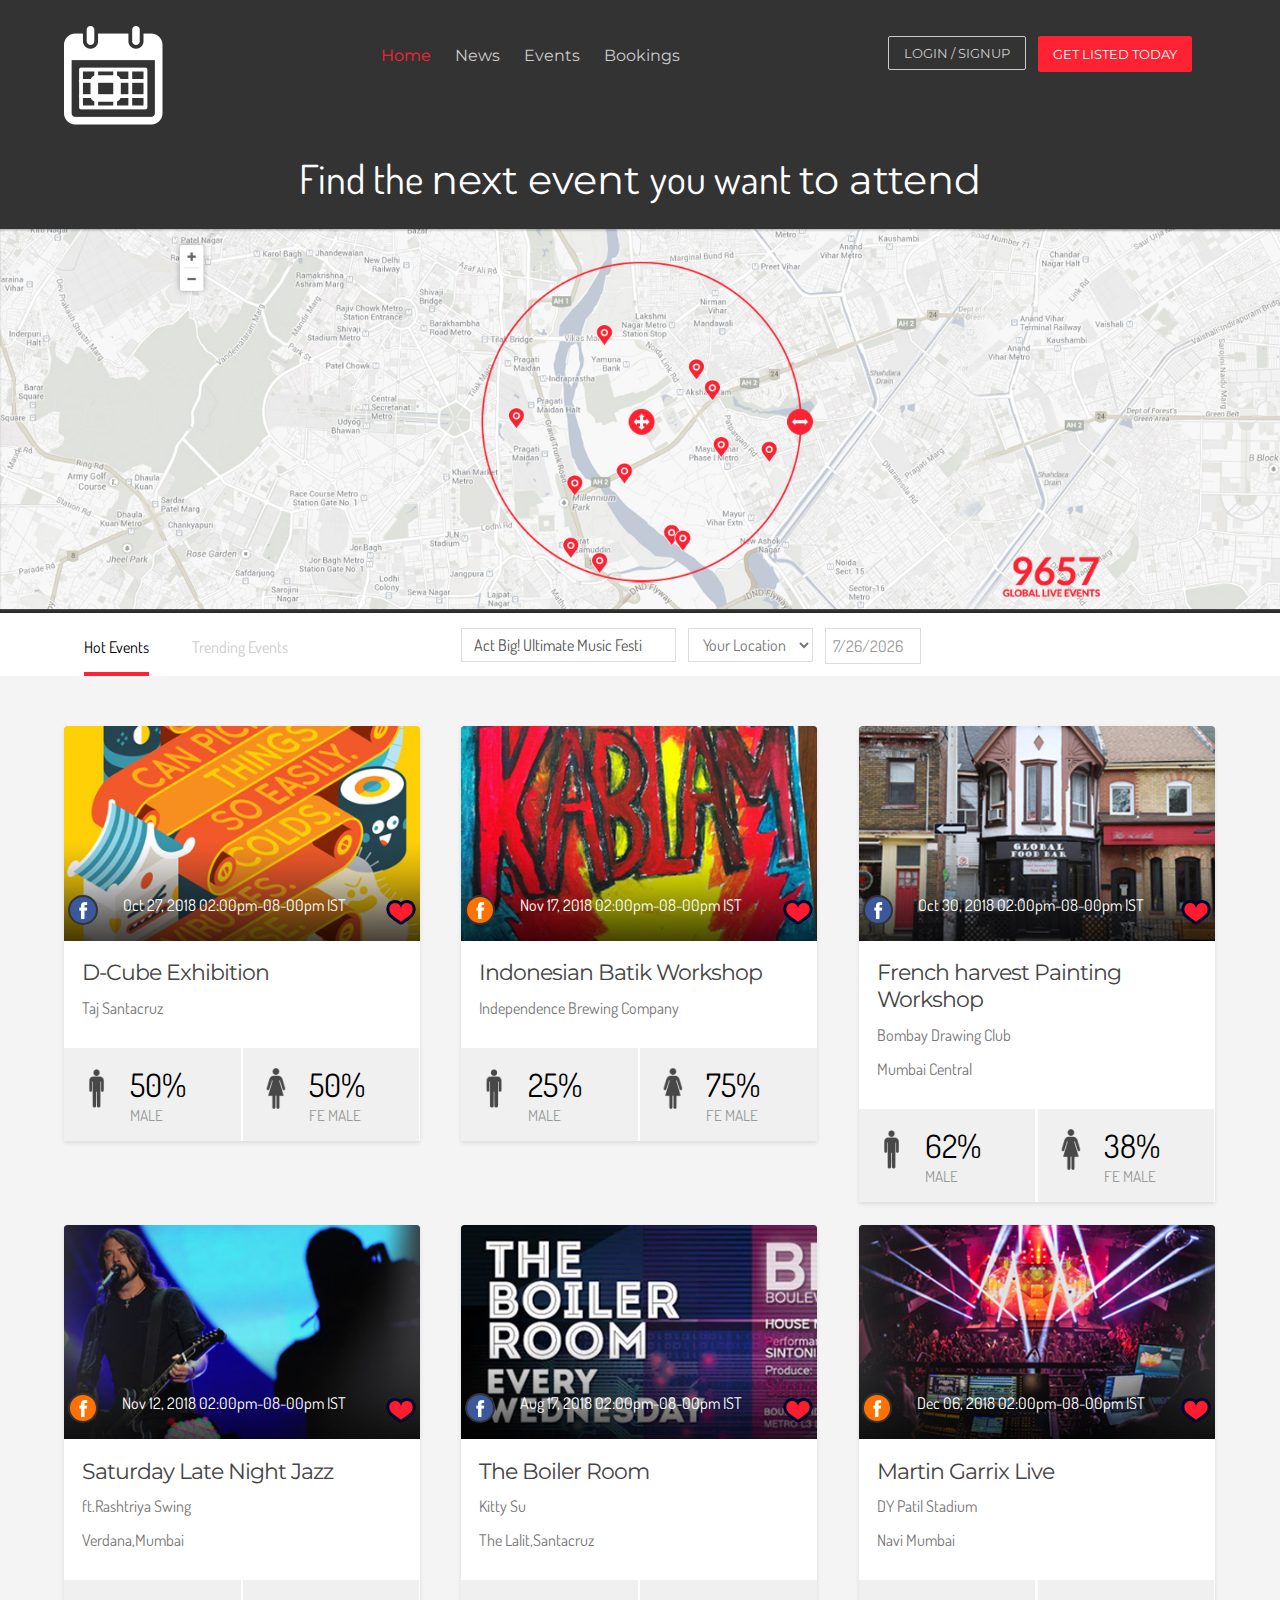
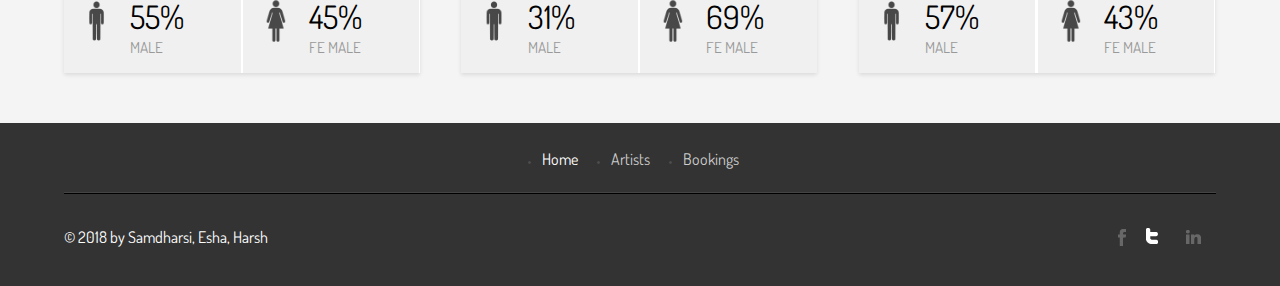
<file: index.html>
<!DOCTYPE HTML>
<html>
<head>
<title>Event Promotion</title>
<meta name="viewport" content="width=device-width, initial-scale=1, maximum-scale=1">
<meta http-equiv="Content-Type" content="text/html; charset=utf-8" />
<link href="css/style.css" rel="stylesheet" type="text/css" media="all" />
<link href='http://fonts.googleapis.com/css?family=Montserrat' rel='stylesheet' type='text/css'>
<link href='http://fonts.googleapis.com/css?family=Dosis' rel='stylesheet' type='text/css'>
<link href="css/calendar-eightysix-default.css" rel="stylesheet" type="text/css" media="all" />
<link href="css/calendar-eightysix-osx-dashboard.css" rel="stylesheet" type="text/css" media="all" />
<link href="css/calendar-eightysix-vista.css" rel="stylesheet" type="text/css" media="all" />
<script type="text/javascript" src="js/mootools-1.2.4-core.js"></script>
<script type="text/javascript" src="js/mootools-1.2.4.2-more.js"></script>
<script type="text/javascript" src="js/calendar-eightysix-v1.0.1.js"></script>
<script type="text/javascript">
		window.addEvent('domready', function() {
			new CalendarEightysix('exampleI', 	 { 'offsetY': -4 });
			new CalendarEightysix('exampleII', 	 { 'startMonday': true, 'format': '%m.%d.%Y', 'slideTransition': Fx.Transitions.Back.easeOut, 'draggable': true, 'offsetY': -4 });
	});
</script>

</head>
<body>
  <div class="header-top">
	<div class="wrap">
        <div class="logo">
			<a href="index.html"><img src="images/logo.png" alt="Event Details and Promotion" width="100" height="100"/></a>
		</div>
		<div class="cssmenu">
		  <nav id="nav" role="navigation">
			<a href="#nav" title="Show navigation">Show navigation</a>
			<a href="#" title="Hide navigation">Hide navigation</a>
			<ul class="clearfix">
				<li class="active"><a href="index.html">Home</a></li>
				<li><a href="news.html"><span>News</span></a></li>
				<li><a href="events.html"><span>Events</span></a></li>
				<li><a href="bookings.html">Bookings</a></li>

				<div class="clear"></div>
			</ul>
		    </nav>
		  </div>
		  <div class="buttons">
				<div class="login_btn">
					<a href="login.php">Login / Signup</a>
				</div>
				<div class="get_btn">
					<a href="listed.php">Get Listed Today</a>
				</div>
				<div class="clear"></div>
		   </div>
	     <div class="clear"></div>
		<h2 class="head">Find the <span class="m_1">next event </span>you want <span class="m_1">to attend</span></h2>
     </div>
    </div>
     <div class="map">
     	<img src="images/map.jpg" alt=""/>
     </div>
     <div class="content-box">
     	<div class="wrap">
     		<ul class="events">
				<li class="active"><a href="index.html">Hot Events</a></li>
				<li><a href="">Trending Events</a></li>
			</ul>
			<div class="content-box-right">
				<div class="textbox">
					<form>
					   <input type="text" value="Act Big! Ultimate Music Festival" onfocus="this.value = '';" onblur="if (this.value == '') {this.value = 'Act Big! Ultimate Music Festival';}">
				    </form>
				</div>
		        <div class="search_box">
				  <form>
				    <select id="country" name="country" onchange="change_country(this.value)" class="frm-field required">
		            <option value="null">Your Location</option>
		            <option value="IN">India</option>
		         </select>
			     </form>
			  </div>
			 <div class="reservation">
			<form>
				<div class="form-text"><input id="exampleI" name="dateI" value="name" type="text" maxlength="10" style="width:80px;"></div>
			    <div class="clear"></div>
			</form>
		   </div>
		</div>
     	   <div class="clear"></div>
     	</div>
     </div>
     <div class="main">
     	<div class="wrap">
     		<div class="section group">
				<div class="col_1_of_3 span_1_of_3">
					<img src="images/pic.jpg" alt=""/>
					<ul class="m_fb">
						<li>
							<span class="m_22"><a href="#"><img src="images/fb.png" alt=""/></a></span><span class="middle">Oct 27, 2018 02:00pm-08-00pm IST</span>
						    <span class="m_23"><a href="#"><img src="images/heart.png" alt=""/></a></span>
						     <div class="clear"></div>
						</li>
					</ul>
					  <div class="desc">
						<h3><a href="#">D-Cube Exhibition</a></h3>
						<h4 class="m_2">Taj Santacruz</h4>
					   </div>
					   <div class="section group example">
						<div class="col_1_of_2 span_1_of_2">
						   <ul>
							  <li><img src="images/men.png" alt=""/><div class="m_desc"><span class="m_2">50%</span><br><span class="m_3">Male</span></div> <div class="clear"></div></li>
						   </ul>
		 				</div>
						<div class="col_1_of_2 span_1_of_2">
						  <ul>
							 <li><img src="images/women.png" alt=""/><div class="m_desc"><span class="m_2">50%</span><br><span class="m_3">Fe male</span></div> <div class="clear"></div></li>
						  </ul>
						</div>
						<div class="clear"></div>
		    		  </div>
				</div>
				<div class="col_1_of_3 span_1_of_3">
					<img src="images/pic1.jpg" alt=""/>
					<ul class="m_fb">
						<li>
							<span class="m_24"><a href="#"><img src="images/fb.png" alt=""/></a></span><span class="middle">Nov 17, 2018 02:00pm-08-00pm IST</span>
						    <span class="m_23"><a href="#"><img src="images/heart.png" alt=""/></a></span>
						     <div class="clear"></div>
						</li>
					</ul>
					  <div class="desc">
						<h3><a href="#">Indonesian Batik Workshop</a></h3>
						<h4 class="m_2">Independence Brewing Company</h4>
					   </div>
					   <div class="section group example">
						<div class="col_1_of_2 span_1_of_2">
						   <ul>
							 <li><img src="images/men.png" alt=""/><div class="m_desc"><span class="m_2">25%</span><br><span class="m_3">Male</span></div> <div class="clear"></div></li>
						   </ul>
		 				</div>
						<div class="col_1_of_2 span_1_of_2">
						  <ul>
							 <li><img src="images/women.png" alt=""/><div class="m_desc"><span class="m_2">75%</span><br><span class="m_3">Fe male</span></div> <div class="clear"></div></li>
						  </ul>
						</div>
						<div class="clear"></div>
		    		  </div>
				</div>
				<div class="col_1_of_3 span_1_of_3">
					<img src="images/pic2.jpg" alt=""/>
					<ul class="m_fb">
						<li>
							<span class="m_22"><a href="#"><img src="images/fb.png" alt=""/></a></span><span class="middle">Oct 30, 2018 02:00pm-08-00pm IST</span>
						    <span class="m_23"><a href="#"><img src="images/heart.png" alt=""/></a></span>
						     <div class="clear"></div>
						</li>
					</ul>
					  <div class="desc">
						<h3><a href="#">French harvest Painting Workshop</a></h3>
						<h4 class="m_2">Bombay Drawing Club</h4>
						<h5 class="m_3">Mumbai Central</h5>
					   </div>
					   <div class="section group example">
						<div class="col_1_of_2 span_1_of_2">
						   <ul>
							 <li><img src="images/men.png" alt=""/><div class="m_desc"><span class="m_2">62%</span><br><span class="m_3">Male</span></div> <div class="clear"></div></li>
						   </ul>
		 				</div>
						<div class="col_1_of_2 span_1_of_2">
						  <ul>
							 <li><img src="images/women.png" alt=""/><div class="m_desc"><span class="m_2">38%</span><br><span class="m_3">Fe male</span></div> <div class="clear"></div></li>
						  </ul>
						</div>
						<div class="clear"></div>
		    		  </div>
				</div>
				<div class="clear"></div>
			</div>
			<div class="section group">
				<div class="col_1_of_3 span_1_of_3">
					<img src="images/pic3.jpg" alt=""/>
					<ul class="m_fb">
						<li>
							<span class="m_24"><a href="#"><img src="images/fb.png" alt=""/></a></span><span class="middle">Nov 12, 2018 02:00pm-08-00pm IST</span>
						    <span class="m_23"><a href="#"><img src="images/heart.png" alt=""/></a></span>
						     <div class="clear"></div>
						</li>
					</ul>
					  <div class="desc">
						<h3><a href="#">Saturday Late Night Jazz</a></h3>
						<h4 class="m_2">ft.Rashtriya Swing</h4>
						<h5 class="m_3">Verdana,Mumbai</h5>
					   </div>
					   <div class="section group example">
						<div class="col_1_of_2 span_1_of_2">
						   <ul>
							 <li><img src="images/men.png" alt=""/><div class="m_desc"><span class="m_2">55%</span><br><span class="m_3">Male</span></div> <div class="clear"></div></li>
						   </ul>
		 				</div>
						<div class="col_1_of_2 span_1_of_2">
						  <ul>
							 <li><img src="images/women.png" alt=""/><div class="m_desc"><span class="m_2">45%</span><br><span class="m_3">Fe male</span></div> <div class="clear"></div></li>
						  </ul>
						</div>
						<div class="clear"></div>
		    		  </div>
				</div>
				<div class="col_1_of_3 span_1_of_3">
					<img src="images/pic4.jpg" alt=""/>
					<ul class="m_fb">
						<li>
							<span class="m_22"><a href="#"><img src="images/fb.png" alt=""/></a></span><span class="middle">Aug 17, 2018 02:00pm-08-00pm IST</span>
						    <span class="m_23"><a href="#"><img src="images/heart.png" alt=""/></a></span>
						     <div class="clear"></div>
						</li>
					</ul>
					  <div class="desc">
						<h3><a href="#">The Boiler Room</a></h3>
						<h4 class="m_2">Kitty Su</h4>
						<h5 class="m_3">The Lalit,Santacruz</h5>
					   </div>
					   <div class="section group example">
						<div class="col_1_of_2 span_1_of_2">
						   <ul>
							 <li><img src="images/men.png" alt=""/><div class="m_desc"><span class="m_2">31%</span><br><span class="m_3">Male</span></div> <div class="clear"></div></li>
						   </ul>
		 				</div>
						<div class="col_1_of_2 span_1_of_2">
						  <ul>
							 <li><img src="images/women.png" alt=""/><div class="m_desc"><span class="m_2">69%</span><br><span class="m_3">Fe male</span></div> <div class="clear"></div></li>
						  </ul>
						</div>
						<div class="clear"></div>
		    		  </div>
				</div>
				<div class="col_1_of_3 span_1_of_3">
					<img src="images/pic5.jpg" alt=""/>
					<ul class="m_fb">
						<li>
							<span class="m_24"><a href="#"><img src="images/fb.png" alt=""/></a></span><span class="middle">Dec 06, 2018 02:00pm-08-00pm IST</span>
						    <span class="m_23"><a href="#"><img src="images/heart.png" alt=""/></a></span>
						     <div class="clear"></div>
						</li>
					</ul>
					  <div class="desc">
						<h3><a href="#">Martin Garrix Live</a></h3>
						<h4 class="m_2">DY Patil Stadium</h4>
						<h5 class="m_3">Navi Mumbai</h5>
					   </div>
					   <div class="section group example">
						<div class="col_1_of_2 span_1_of_2">
						   <ul>
							 <li><img src="images/men.png" alt=""/><div class="m_desc"><span class="m_2">57%</span><br><span class="m_3">Male</span></div> <div class="clear"></div></li>
						   </ul>
		 				</div>
						<div class="col_1_of_2 span_1_of_2">
						  <ul>
							 <li><img src="images/women.png" alt=""/><div class="m_desc"><span class="m_2">43%</span><br><span class="m_3">Fe male</span></div> <div class="clear"></div></li>
						  </ul>
						</div>
						<div class="clear"></div>
		    		  </div>
				</div>
				 <div class="clear"></div>
			</div>
		</div>
     </div>
     <div class="footer">
     	<div class="wrap">
     	  <div class="footer-menu">
     		<ul>
				<li class="active"><a href="index.html">Home</a></li>
				<li><a href="artists.html">Artists</a></li>
				<li><a href="bookings.html">Bookings</a></li>
				<div class="clear"></div>
			</ul>
     	  </div>
     	  <div class="footer-bottom">
     	  	<div class="copy">
			   <p>© 2018 by Samdharsi, Esha, Harsh</p>
		    </div>
		    <div class="social">
			   <ul>
				  <li class="facebook"><a href="#"><span> </span></a></li>
				  <li class="twitter"><a href="#"><span> </span></a></li>
				  <li class="linked"><a href="#"><span> </span></a></li>
			   </ul>
		    </div>
		    <div class="clear"></div>
     	  </div>
       </div>
     </div>
</body>
</html>
</file>
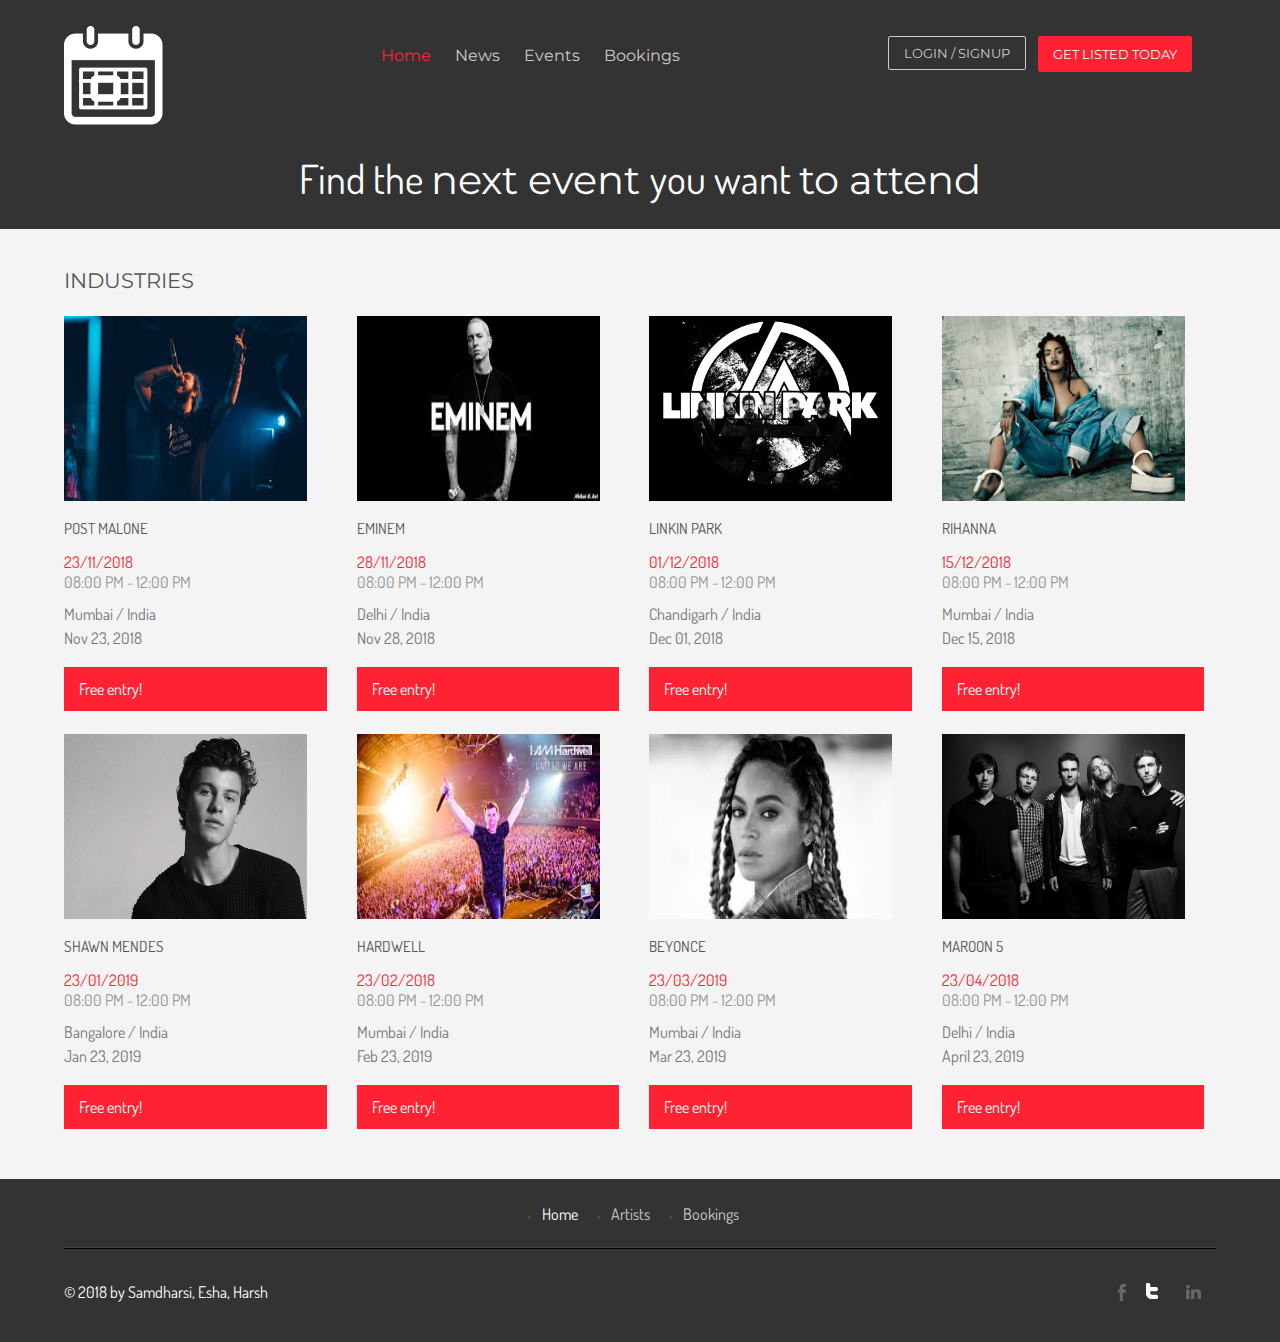
<file: artists.html>
<!DOCTYPE HTML>
<html>
<head>
<title>Event Promotion</title>
<meta name="viewport" content="width=device-width, initial-scale=1, maximum-scale=1">
<meta http-equiv="Content-Type" content="text/html; charset=utf-8" />
<link href="css/style.css" rel="stylesheet" type="text/css" media="all" />
<link href='http://fonts.googleapis.com/css?family=Montserrat' rel='stylesheet' type='text/css'>
<link href='http://fonts.googleapis.com/css?family=Dosis' rel='stylesheet' type='text/css'>
</head>
<body>
 <div class="header-top">
	<div class="wrap">
        <div class="logo">
			<a href="index.html"><img src="images/logo.png" alt="Event Details and Promotion" width="100" height="100"/></a>
		</div>
		<div class="cssmenu">
		  <nav id="nav" role="navigation">
			<a href="#nav" title="Show navigation">Show navigation</a>
			<a href="#" title="Hide navigation">Hide navigation</a>
			<ul class="clearfix">
				<li class="active"><a href="index.html">Home</a></li>
				<li><a href="news.html"><span>News</span></a></li>
				<li><a href="events.html"><span>Events</span></a></li>
				<li><a href="bookings.html">Bookings</a></li>

				<div class="clear"></div>
			</ul>
		    </nav>
		  </div>
		  <div class="buttons">
				<div class="login_btn">
					<a href="login.php">Login / Signup</a>
				</div>
				<div class="get_btn">
					<a href="listed.php">Get Listed Today</a>
				</div>
				<div class="clear"></div>
		   </div>
	     <div class="clear"></div>
		<h2 class="head">Find the <span class="m_1">next event </span>you want <span class="m_1">to attend</span></h2>
     </div>
    </div>
  <div class="main">
     <div class="wrap">
     	<h4 class="m_6">Industries</h4>
           <div class="section group">
				<div class="col_1_of_4 span_1_of_4">
					<div class="css3">
						<a href="artists.html"><img src="images/post.jpg" height="185" width="243" alt="css3" title="Popstar"></a>
					</div>
					<div class="m_desc1">
					   <h4><a href="#">Post Malone</a></h4>
					</div>
				    <span class="skin-font-color8 font-size-18px bold-extra">23/11/2018</span>
					<span class="skin-font-color6 bold">08:00 PM - 12:00 PM</span>
					<p class="industri_text">
					Mumbai / India<br>
					Nov 23, 2018
					</p>
				    <a href="#" class="button-normal skin-background-color9 skin-font-color3 skin-background-hover3">Free entry!</a>
				</div>
				<div class="col_1_of_4 span_1_of_4">
					<div class="css3">
						<a href="artists.html"><img src="images/eminem.jpg" height="185" width="243" alt="css3" title="Rapper"></a>
					</div>
					<div class="m_desc1">
					   <h4><a href="#">Eminem </a></h4>
					</div>
				    <span class="skin-font-color8 font-size-18px bold-extra">28/11/2018</span>
					<span class="skin-font-color6 bold">08:00 PM - 12:00 PM</span>
					<p class="industri_text">
					Delhi / India<br>
					Nov 28, 2018
					</p>
				    <a href="#" class="button-normal skin-background-color9 skin-font-color3 skin-background-hover3">Free entry!</a>
				</div>
				<div class="col_1_of_4 span_1_of_4">
					<div class="css3">
						<a href="artists.html"><img src="images/lp.jpg" height="185" width="243" alt="css3" title="Rock band"></a>
					</div>
					<div class="m_desc1">
					   <h4><a href="#">Linkin Park</a></h4>
					</div>
				    <span class="skin-font-color8 font-size-18px bold-extra">01/12/2018</span>
					<span class="skin-font-color6 bold">08:00 PM - 12:00 PM</span>
					<p class="industri_text">
					Chandigarh / India<br>
					Dec 01, 2018
					</p>
				    <a href="#" class="button-normal skin-background-color9 skin-font-color3 skin-background-hover3">Free entry!</a>
				</div>
				<div class="col_1_of_4 span_1_of_4">
					<div class="css3">
						<a href="artists.html"><img src="images/ri.jpg" height="185" width="243" alt="css3" title="Popstar"></a>
					</div>
					<div class="m_desc1">
					   <h4><a href="#">Rihanna</a></h4>
					</div>
				    <span class="skin-font-color8 font-size-18px bold-extra">15/12/2018</span>
					<span class="skin-font-color6 bold">08:00 PM - 12:00 PM</span>
					<p class="industri_text">
					Mumbai / India<br>
					Dec 15, 2018
					</p>
				    <a href="#" class="button-normal skin-background-color9 skin-font-color3 skin-background-hover3">Free entry!</a>
				</div>
				<div class="clear"></div>
			</div>
		    <div class="section group">
				<div class="col_1_of_4 span_1_of_4">
					<div class="css3">
						<a href="artists.html"><img src="images/shawn.jpg" height="185" width="243" alt="css3" title="Popstar"></a>
					</div>
					<div class="m_desc1">
					   <h4><a href="#">Shawn Mendes</a></h4>
					</div>
				    <span class="skin-font-color8 font-size-18px bold-extra">23/01/2019</span>
					<span class="skin-font-color6 bold">08:00 PM - 12:00 PM</span>
					<p class="industri_text">
					Bangalore / India<br>
					Jan 23, 2019
					</p>
				    <a href="#" class="button-normal skin-background-color9 skin-font-color3 skin-background-hover3">Free entry!</a>
				</div>
				<div class="col_1_of_4 span_1_of_4">
					<div class="css3">
						<a href="artists.html"><img src="images/hard.jpg" height="185" width="243" alt="css3" title="EDM Artist"></a>
					</div>
					<div class="m_desc1">
					   <h4><a href="#">Hardwell</a></h4>
					</div>
				    <span class="skin-font-color8 font-size-18px bold-extra">23/02/2018</span>
					<span class="skin-font-color6 bold">08:00 PM - 12:00 PM</span>
					<p class="industri_text">
					Mumbai / India<br>
					Feb 23, 2019
					</p>
				    <a href="#" class="button-normal skin-background-color9 skin-font-color3 skin-background-hover3">Free entry!</a>
				</div>
				<div class="col_1_of_4 span_1_of_4">
					<div class="css3">
						<a href="artists.html"><img src="images/bey.jpg" height="185" width="243" alt="css3" title="Popstar"></a>
					</div>
					<div class="m_desc1">
					   <h4><a href="#">Beyonce</a></h4>
					</div>
				    <span class="skin-font-color8 font-size-18px bold-extra">23/03/2019</span>
					<span class="skin-font-color6 bold">08:00 PM - 12:00 PM</span>
					<p class="industri_text">
					Mumbai / India<br>
					Mar 23, 2019
					</p>
				    <a href="#" class="button-normal skin-background-color9 skin-font-color3 skin-background-hover3">Free entry!</a>
				</div>
				<div class="col_1_of_4 span_1_of_4">
					<div class="css3">
						<a href="artists.html"><img src="images/mar.jpg" height="185" width="243" alt="css3" title="Pop Band"></a>
					</div>
					<div class="m_desc1">
					   <h4><a href="#">Maroon 5</a></h4>
					</div>
				    <span class="skin-font-color8 font-size-18px bold-extra">23/04/2018</span>
					<span class="skin-font-color6 bold">08:00 PM - 12:00 PM</span>
					<p class="industri_text">
					Delhi / India<br>
					April 23, 2019
					</p>
				    <a href="#" class="button-normal skin-background-color9 skin-font-color3 skin-background-hover3">Free entry!</a>
				</div>
				<div class="clear"></div>
			</div>
		  </div>
	  </div>
    <div class="footer">
     <div class="wrap">
       <div class="footer-menu">
       <ul>
       <li class="active"><a href="index.html">Home</a></li>
       <li><a href="artists.html">Artists</a></li>
       <li><a href="bookings.html">Bookings</a></li>
       <div class="clear"></div>
     </ul>
       </div>
       <div class="footer-bottom">
         <div class="copy">
        <p>© 2018 by Samdharsi, Esha, Harsh</p>
       </div>
       <div class="social">
        <ul>
         <li class="facebook"><a href="#"><span> </span></a></li>
         <li class="twitter"><a href="#"><span> </span></a></li>
         <li class="linked"><a href="#"><span> </span></a></li>
        </ul>
       </div>
       <div class="clear"></div>
       </div>
      </div>
    </div>
</body>
</html>
</file>
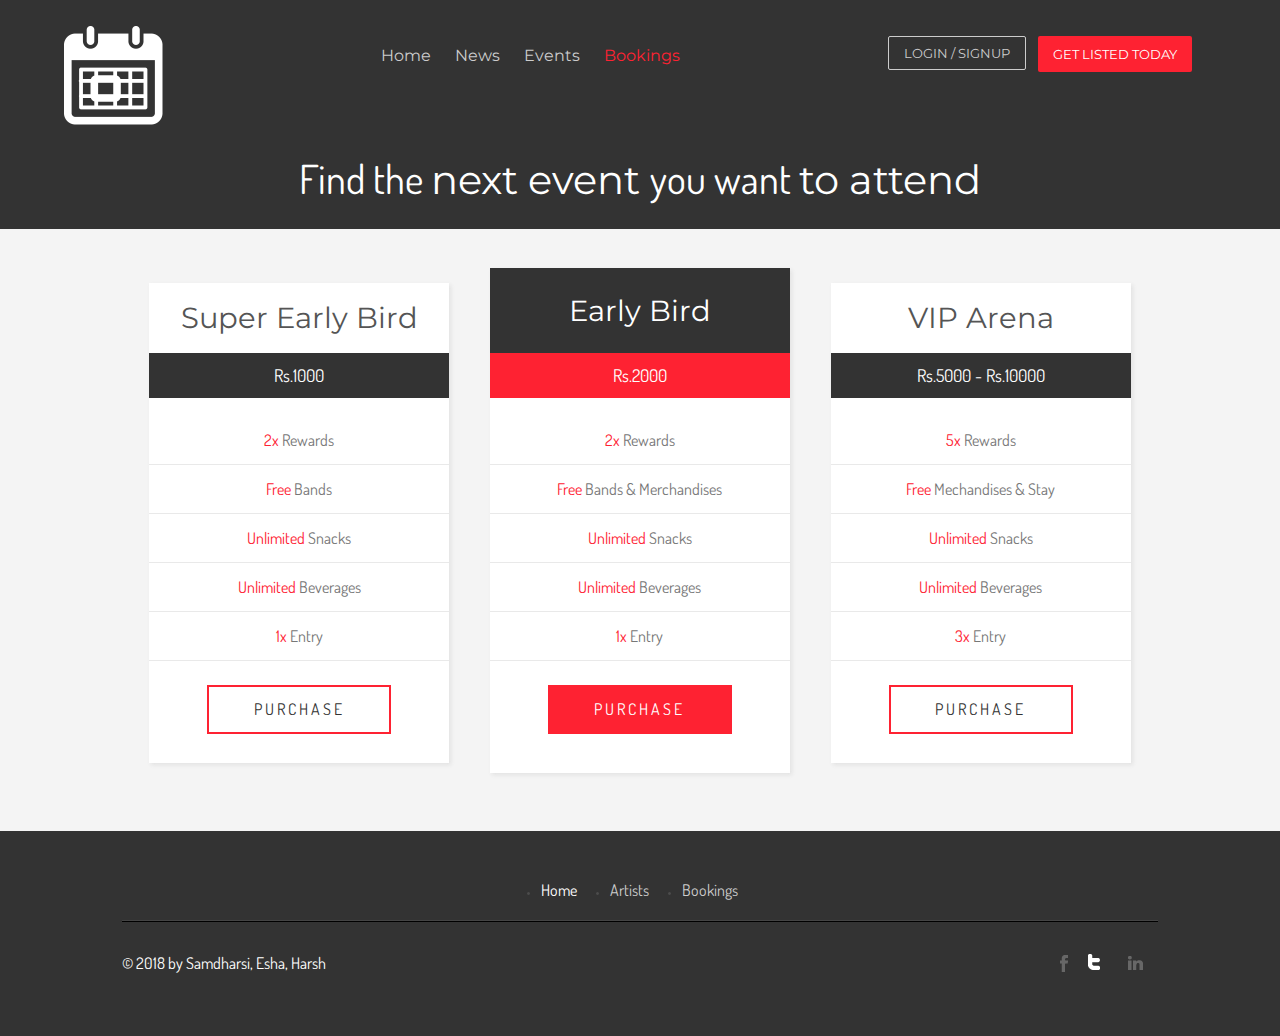
<file: bookings.html>
<!DOCTYPE HTML>
<html>
<head>
<title>Event Promotion</title>
<meta name="viewport" content="width=device-width, initial-scale=1, maximum-scale=1">
<meta http-equiv="Content-Type" content="text/html; charset=utf-8" />
<link href="css/style.css" rel="stylesheet" type="text/css" media="all" />
<link href='http://fonts.googleapis.com/css?family=Montserrat' rel='stylesheet' type='text/css'>
<link href='http://fonts.googleapis.com/css?family=Dosis' rel='stylesheet' type='text/css'>
</head>
<body>
 <div class="header-top">
	<div class="wrap">
        <div class="logo">
			<a href="index.html"><img src="images/logo.png" alt="Event Details and Promotion" width="100" height="100"/></a>
		</div>
		<div class="cssmenu">
		  <nav id="nav" role="navigation">
			<a href="#nav" title="Show navigation">Show navigation</a>
			<a href="#" title="Hide navigation">Hide navigation</a>
			<ul class="clearfix">
				<li><a href="index.html">Home</a></li>
				<li><a href="news.html"><span>News</span></a></li>
				<li><a href="events.html"><span>Events</span></a></li>
				<li class="active"><a href="bookings.html">Bookings</a></li>

				<div class="clear"></div>
			</ul>
		    </nav>
		  </div>
		  <div class="buttons">
				<div class="login_btn">
					<a href="login.php">Login / Signup</a>
				</div>
				<div class="get_btn">
					<a href="listed.php">Get Listed Today</a>
				</div>
				<div class="clear"></div>
		   </div>
	     <div class="clear"></div>
		<h2 class="head">Find the <span class="m_1">next event </span>you want <span class="m_1">to attend</span></h2>
     </div>
    </div>
    <div class="main">
     	<div class="wrap">
     		<section id="pricePlans">
					<ul id="plans">
						<li class="plan">
							<ul class="planContainer">
								<li class="title1"><h3>Super Early Bird</h3></li>
								<li class="price"><p>Rs.1000</p></li>
								<li>
									<ul class="options">
										<li>2x <span>Rewards</span></li>
										<li>Free <span>Bands</span></li>
										<li>Unlimited <span>Snacks</span></li>
										<li>Unlimited <span>Beverages</span></li>
										<li>1x <span>Entry</span></li>
									</ul>
								</li>
								<li class="button"><a href="#">Purchase</a></li>
							</ul>
						</li>
						<li class="plan">
							<ul class="planContainer">
								<div class="plan-text">
								<li class="title"><h2 class="bestPlanTitle">Early Bird</h2></li>
								<li class="price"><p class="bestPlanPrice">Rs.2000</p></li>
								<li>
									<ul class="options">
										<li>2x <span>Rewards</span></li>
										<li>Free <span>Bands & Merchandises</span></li>
										<li>Unlimited <span>Snacks</span></li>
										<li>Unlimited <span>Beverages</span></li>
										<li>1x <span>Entry</span></li>
									</ul>
								</li>
								<li class="button"><a class="bestPlanButton" href="#">Purchase</a></li>
								</div>
							</ul>
						</li>
						<li class="plan">
							<ul class="planContainer">
								<li class="title1"><h3>VIP Arena</h3></li>
								<li class="price"><p>Rs.5000 - Rs.10000</p></li>
								<li>
									<ul class="options">
										<li>5x <span>Rewards</span></li>
										<li>Free <span>Mechandises & Stay</span></li>
										<li>Unlimited <span>Snacks</span></li>
										<li>Unlimited <span>Beverages</span></li>
										<li>3x <span>Entry</span></li>
									</ul>
								</li>
								<li class="button"><a href="#">Purchase</a></li>
							</ul>
						</li>
					</ul>
			 </section>
     	</div>
     </div>
     <div class="footer">
     	<div class="wrap">
        <div class="footer">
        	<div class="wrap">
        	  <div class="footer-menu">
        		<ul>
   				<li class="active"><a href="index.html">Home</a></li>
   				<li><a href="artists.html">Artists</a></li>
   				<li><a href="bookings.html">Bookings</a></li>
   				<div class="clear"></div>
   			</ul>
        	  </div>
        	  <div class="footer-bottom">
        	  	<div class="copy">
   			   <p>© 2018 by Samdharsi, Esha, Harsh</p>
   		    </div>
   		    <div class="social">
   			   <ul>
   				  <li class="facebook"><a href="#"><span> </span></a></li>
   				  <li class="twitter"><a href="#"><span> </span></a></li>
   				  <li class="linked"><a href="#"><span> </span></a></li>
   			   </ul>
   		    </div>
   		    <div class="clear"></div>
        	  </div>
          </div>
        </div>
   </body>
   </html>
</file>
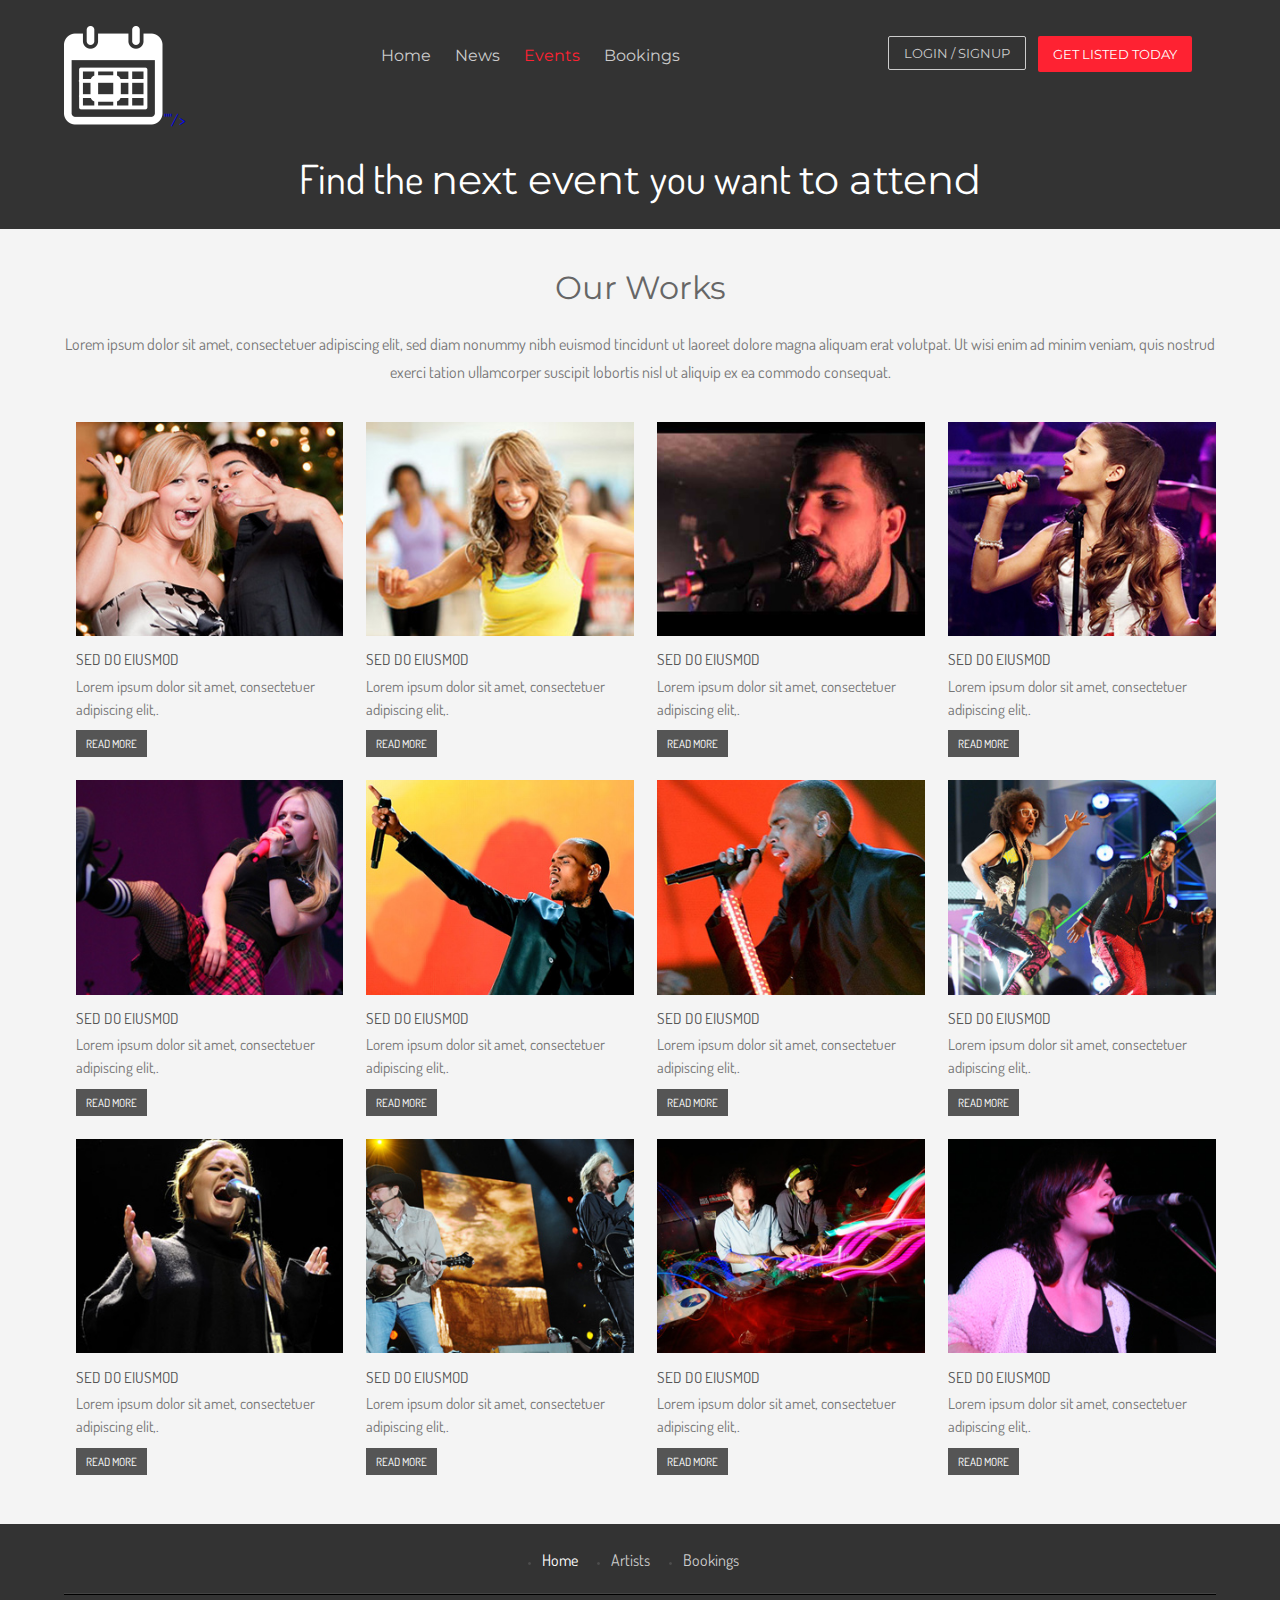
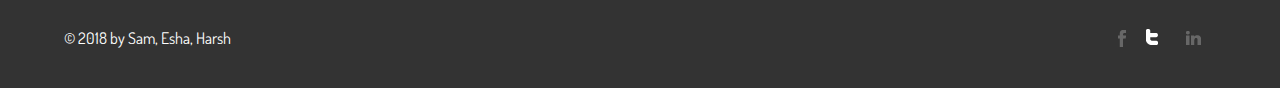
<file: events.html>
<!DOCTYPE HTML>
<html>
<head>
<title>Event Promotion</title>
<meta name="viewport" content="width=device-width, initial-scale=1, maximum-scale=1">
<meta http-equiv="Content-Type" content="text/html; charset=utf-8" />
<link href="css/style.css" rel="stylesheet" type="text/css" media="all" />
<link href='http://fonts.googleapis.com/css?family=Montserrat' rel='stylesheet' type='text/css'>
<link href='http://fonts.googleapis.com/css?family=Dosis' rel='stylesheet' type='text/css'>
<script src="js/jquery.min.js"></script>
<script type="text/javascript">
		jQuery(document).ready(function($) {
			$(".scroll").click(function(event){
				event.preventDefault();
				$('html,body').animate({scrollTop:$(this.hash).offset().top},1200);
			});
		});
		</script>
</head>
<body>
 <div class="header-top">
	<div class="wrap">
        <div class="logo">
			<a href="index.html"><img src="images/logo.png" alt="Event Details and Promotion" width="100" height="100"/>""/></a>
		</div>
		<div class="cssmenu">
		  <nav id="nav" role="navigation">
			<a href="#nav" title="Show navigation">Show navigation</a>
			<a href="#" title="Hide navigation">Hide navigation</a>
			<ul class="clearfix">
				<li><a href="index.html">Home</a></li>
				<li><a href="news.html"><span>News</span></a></li>
				<li class="active"><a href="events.html"><span>Events</span></a></li>
				<li><a href="bookings.html">Bookings</a></li>

				<div class="clear"></div>
			</ul>
		    </nav>
		  </div>
		  <div class="buttons">
				<div class="login_btn">
					<a href="login.html">Login / Signup</a>
				</div>
				<div class="get_btn">
					<a href="start.html">Get Listed Today</a>
				</div>
				<div class="clear"></div>
		   </div>
	     <div class="clear"></div>
		<h2 class="head">Find the <span class="m_1">next event </span>you want <span class="m_1">to attend</span></h2>
     </div>
    </div>
    <div class="main">
     	<div class="wrap">
     		<h2 class="head1">Our Works</h2>
     		<p class="m_5">Lorem ipsum dolor sit amet, consectetuer adipiscing elit, sed diam nonummy nibh euismod tincidunt ut laoreet dolore magna aliquam erat volutpat. Ut wisi enim ad minim veniam, quis nostrud exerci tation ullamcorper suscipit lobortis nisl ut aliquip ex ea commodo consequat.</p>
     		<section>
				<ul class="lb-album" >
					<li>
						<a href="#image-1">
							<img src="images/w1.jpg" alt="image01">
							<span>Pointe</span>
						</a>
						<div class="lb-overlay" id="image-1">
							<a href="#page" class="lb-close">x Close</a>
							<img src="images/w1.jpg" alt="image01">
							<div>
								<h3>pointe <span>/point/</span></h3>
								<p>Dance performed on the tips of the toes</p>
							</div>
						</div>
						<div class="m_desc1">
							<h4><a href="#">sed do eiusmod</a></h4>
							<p>Lorem ipsum dolor sit amet, consectetuer adipiscing elit,.</p>
							<div class="get_btn1"><a href="">Read More</a></div>
					    </div>
					</li>
					<li>
						<a href="#image-2">
							<img src="images/w2.jpg" alt="image02">
							<span>Port de bras</span>
						</a>
						<div class="lb-overlay" id="image-2">
							<img src="images/w2.jpg" alt="image02">
							<div>
								<h3>port de bras <span>/ˌpôr də ˈbrä/</span></h3>
								<p>An exercise designed to develop graceful movement and disposition of the arms</p>
							</div>
							<a href="#page" class="lb-close">x Close</a>
						</div>
						<div class="m_desc1">
							<h4><a href="#">sed do eiusmod</a></h4>
							<p>Lorem ipsum dolor sit amet, consectetuer adipiscing elit,.</p>
							<div class="get_btn1"><a href="">Read More</a></div>
					    </div>
					</li>
					<li>
						<a href="#image-3">
							<img src="images/w3.jpg" alt="image03">
							<span>Plié</span>
						</a>
						<div class="lb-overlay" id="image-3">
							<img src="images/w3.jpg" alt="image03">
							<div>
								<h3>pli·é <span>/plēˈā/</span></h3>
								<p>A movement in which a dancer bends the knees and straightens them again</p>
							</div>
							<a href="#page" class="lb-close">x Close</a>
						</div>
						<div class="m_desc1">
							<h4><a href="#">sed do eiusmod</a></h4>
							<p>Lorem ipsum dolor sit amet, consectetuer adipiscing elit,.</p>
							<div class="get_btn1"><a href="">Read More</a></div>
					    </div>
					</li>
					<li>
						<a href="#image-4">
							<img src="images/w5.jpg" alt="image04">
							<span>Adagio</span>
						</a>
						<div class="lb-overlay" id="image-4">
							<img src="images/w5.jpg" alt="image04">
							<div>
								<h3>a·da·gio <span>/əˈdäjō/</span></h3>
								<p>A movement or composition marked to be played adagio</p>
							</div>
							<a href="#page" class="lb-close">x Close</a>
						</div>
						<div class="m_desc1">
							<h4><a href="#">sed do eiusmod</a></h4>
							<p>Lorem ipsum dolor sit amet, consectetuer adipiscing elit,.</p>
							<div class="get_btn1"><a href="">Read More</a></div>
					    </div>
					</li>
					<li>
						<a href="#image-5">
							<img src="images/w16.jpg" alt="image05">
							<span>Frappé</span>
						</a>
						<div class="lb-overlay" id="image-5">
							<img src="images/w16.jpg" alt="image05">
							<div>
								<h3>frap·pé<span>/fraˈpā/</span></h3>
								<p>Involving a beating action of the toe of one foot against the ankle of the supporting leg</p>
							</div>
							<a href="#page" class="lb-close">x Close</a>
						</div>
						<div class="m_desc1">
							<h4><a href="#">sed do eiusmod</a></h4>
							<p>Lorem ipsum dolor sit amet, consectetuer adipiscing elit,.</p>
							<div class="get_btn1"><a href="">Read More</a></div>
					    </div>
					</li>
					<li>
						<a href="#image-6">
							<img src="images/w7.jpg" alt="image06">
							<span>Glissade</span>
						</a>
						<div class="lb-overlay" id="image-6">
							<img src="images/w8.jpg" alt="image06">
							<div>
								<h3>glis·sade <span>/gliˈsäd/</span></h3>
								<p>One leg is brushed outward from the body, which then takes the weight while the second leg is brushed in to meet it</p>
							</div>
							<a href="#page" class="lb-close">x Close</a>
						</div>
						<div class="m_desc1">
							<h4><a href="#">sed do eiusmod</a></h4>
							<p>Lorem ipsum dolor sit amet, consectetuer adipiscing elit,.</p>
							<div class="get_btn1"><a href="">Read More</a></div>
					    </div>
					</li>
					<li>
						<a href="#image-7">
							<img src="images/w9.jpg" alt="image07">
							<span>Jeté</span>
						</a>
						<div class="lb-overlay" id="image-7">
							<img src="images/w10.jpg" alt="image07">
							<div>
								<h3>je·té <span>/zhə-ˈtā/</span></h3>
								<p>A springing jump made from one foot to the other in any direction</p>
							</div>
							<a href="#page" class="lb-close">x Close</a>
						</div>
						<div class="m_desc1">
							<h4><a href="#">sed do eiusmod</a></h4>
							<p>Lorem ipsum dolor sit amet, consectetuer adipiscing elit,.</p>
							<div class="get_btn1"><a href="">Read More</a></div>
					    </div>
					</li>
					<li>
						<a href="#image-8">
							<img src="images/w11.jpg" alt="image08">
							<span>Piqué</span>
						</a>
						<div class="lb-overlay" id="image-8">
							<img src="images/w11.jpg" alt="image08">
							<div>
								<h3>pi·qué <span>/pēˈkā/</span></h3>
								<p>Strongly pointed toe of the lifted and extended leg sharply lowers to hit the floor then immediately rebounds upward</p>
							</div>
							<a href="#page" class="lb-close">x Close</a>
						</div>
						<div class="m_desc1">
							<h4><a href="#">sed do eiusmod</a></h4>
							<p>Lorem ipsum dolor sit amet, consectetuer adipiscing elit,.</p>
							<div class="get_btn1"><a href="">Read More</a></div>
					    </div>
					</li>
					<li>
						<a href="#image-9">
							<img src="images/w12.jpg" alt="image09">
							<span>Piqué</span>
						</a>
						<div class="m_desc1">
							<h4><a href="#">sed do eiusmod</a></h4>
							<p>Lorem ipsum dolor sit amet, consectetuer adipiscing elit,.</p>
							<div class="get_btn1"><a href="">Read More</a></div>
					    </div>
					</li>
					<li>
						<a href="#image-10">
							<img src="images/w13.jpg" alt="image10">
							<span>Piqué</span>
						</a>
						<div class="m_desc1">
							<h4><a href="#">sed do eiusmod</a></h4>
							<p>Lorem ipsum dolor sit amet, consectetuer adipiscing elit,.</p>
							<div class="get_btn1"><a href="">Read More</a></div>
					    </div>
					</li>
					<li>
						<a href="#image-11">
							<img src="images/w17.jpg" alt="image11">
							<span>Piqué</span>
						</a>
						<div class="m_desc1">
							<h4><a href="#">sed do eiusmod</a></h4>
							<p>Lorem ipsum dolor sit amet, consectetuer adipiscing elit,.</p>
							<div class="get_btn1"><a href="">Read More</a></div>
					    </div>
					</li>
					<li>
						<a href="#image-12">
							<img src="images/w15.jpg" alt="image12">
							<span>Piqué</span>
						</a>
						<div class="m_desc1">
							<h4><a href="#">sed do eiusmod</a></h4>
							<p>Lorem ipsum dolor sit amet, consectetuer adipiscing elit,.</p>
							<div class="get_btn1"><a href="">Read More</a></div>
					    </div>
					</li>
				    <div class="clear"></div>
				</ul>
			</section>
     	</div>
     </div>
		 <div class="footer">
     	<div class="wrap">
     	  <div class="footer-menu">
     		<ul>
				<li class="active"><a href="index.html">Home</a></li>
				<li><a href="artists.html">Artists</a></li>
				<li><a href="bookings.html">Bookings</a></li>
				<div class="clear"></div>
			</ul>
     	  </div>
     	  <div class="footer-bottom">
     	  	<div class="copy">
			   <p>© 2018 by Sam, Esha, Harsh</p>
		    </div>
		    <div class="social">
			   <ul>
				  <li class="facebook"><a href="#"><span> </span></a></li>
				  <li class="twitter"><a href="#"><span> </span></a></li>
				  <li class="linked"><a href="#"><span> </span></a></li>
			   </ul>
		    </div>
		    <div class="clear"></div>
     	  </div>
       </div>
     </div>
</body>
</html>
</file>
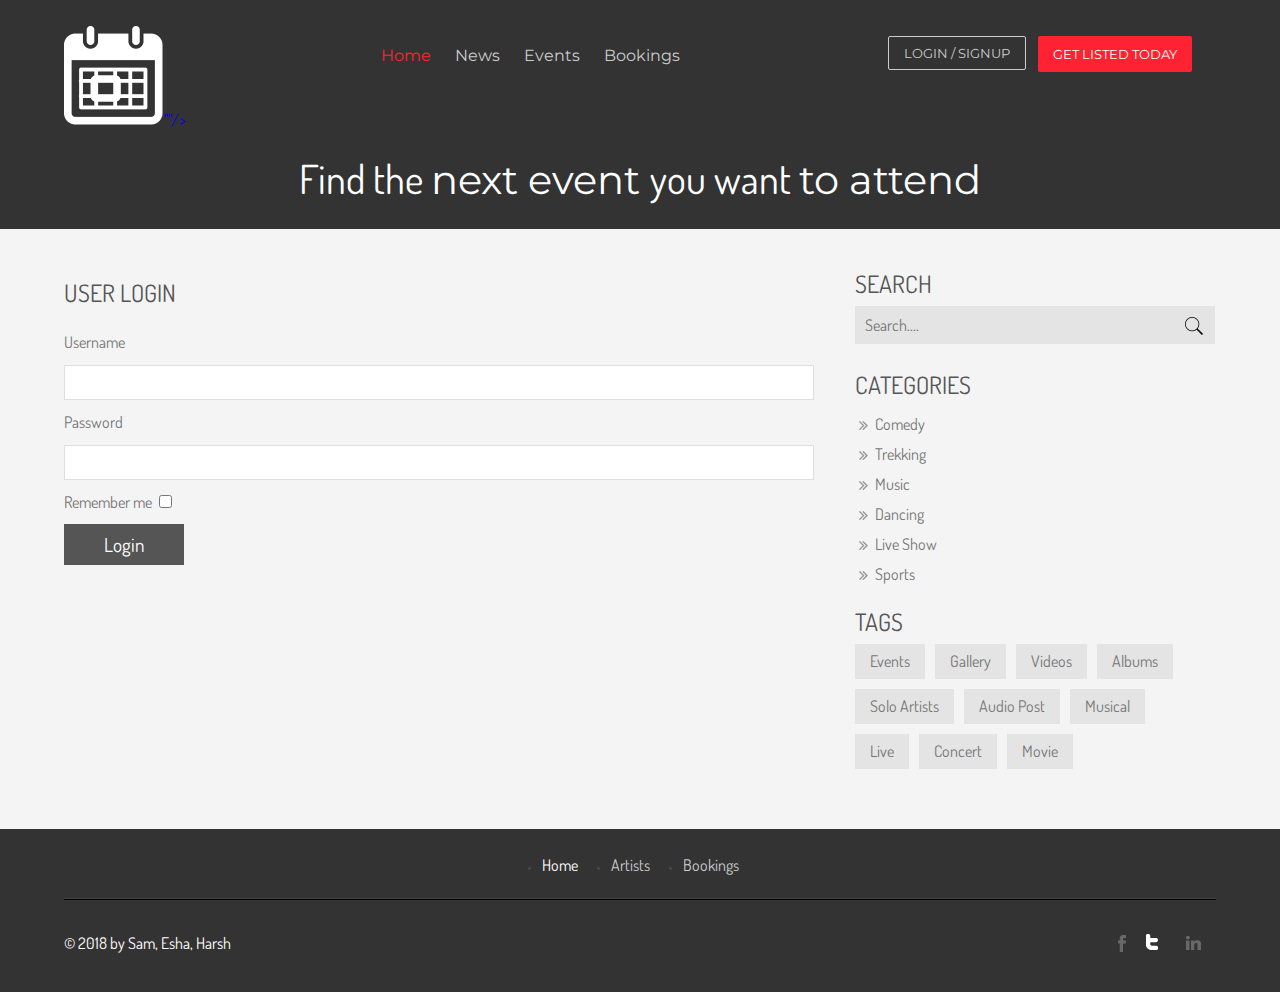
<file: login.html>
<!DOCTYPE HTML>
<html>
<head>
<title>Event Promotion</title>
<meta name="viewport" content="width=device-width, initial-scale=1, maximum-scale=1">
<meta http-equiv="Content-Type" content="text/html; charset=utf-8" />
<link href="css/style.css" rel="stylesheet" type="text/css" media="all" />
<link href='http://fonts.googleapis.com/css?family=Montserrat' rel='stylesheet' type='text/css'>
<link href='http://fonts.googleapis.com/css?family=Dosis' rel='stylesheet' type='text/css'>
</head>
<body>
 <div class="header-top">
	<div class="wrap">
        <div class="logo">
			<a href="index.html"><img src="images/logo.png" alt="Event Details and Promotion" width="100" height="100"/>""/></a>
		</div>
		<div class="cssmenu">
		  <nav id="nav" role="navigation">
			<a href="#nav" title="Show navigation">Show navigation</a>
			<a href="#" title="Hide navigation">Hide navigation</a>
			<ul class="clearfix">
				<li class="active"><a href="index.html">Home</a></li>
				<li><a href="news.html"><span>News</span></a></li>
				<li><a href="events.html"><span>Events</span></a></li>
				<li><a href="bookings.html">Bookings</a></li>

				<div class="clear"></div>
			</ul>
		    </nav>
		  </div>
		  <div class="buttons">
				<div class="login_btn">
					<a href="login.html">Login / Signup</a>
				</div>
				<div class="get_btn">
					<a href="start.html">Get Listed Today</a>
				</div>
				<div class="clear"></div>
		   </div>
	     <div class="clear"></div>
		<h2 class="head">Find the <span class="m_1">next event </span>you want <span class="m_1">to attend</span></h2>
     </div>
    </div>
  <div class="main">
     <div class="wrap">
      	 <div class="section group">
				<div class="cont span_2_of_blog">
				  <div class="login-title">
           		<h4 class="title">User Login</h4>
				<div id="loginbox" class="loginbox">
					<form action="" method="post" name="login" id="login-form">
					  <fieldset class="input">
					    <p id="login-form-username">
					      <label for="modlgn_username">Username</label>
					      <input id="modlgn_username" type="text" name="username" class="inputbox" size="18" autocomplete="off">
					    </p>
					    <p id="login-form-password">
					      <label for="modlgn_passwd">Password</label>
					      <input id="modlgn_passwd" type="password" name="password" class="inputbox" size="18" autocomplete="off">
					    </p>
					    <p id="login-form-remember">
					      <label for="modlgn_remember" class="checkbox">Remember me</label>
					      <input id="modlgn_remember" type="checkbox" name="remember" class="checkbox" value="yes" autocomplete="off">
					    </p>
					    <input type="submit" name="Submit" class="button" value="Login">
					  </fieldset>
					 </form>
				</div>
			</div>
			</div>
		  <div class="bsidebar span_1_of_blog">
					<h2 class="head4">Search</h2>
					<div class="search">
						<form>
							<input type="text" value="Search...." onfocus="this.value = '';" onblur="if (this.value == '') {this.value = 'Search';}">
							<input type="submit" value="">
						</form>
					</div>
					<h2 class="head4">Categories</h2>
			        <ul class="list1">
					    <li><a href="#">Comedy</a></li>
			            <li><a href="#">Trekking</a></li>
			            <li><a href="#">Music</a></li>
			            <li><a href="#">Dancing</a></li>
			            <li><a href="#">Live Show</a></li>
			            <li><a href="#">Sports</a></li>
		            </ul>
	        <h2 class="head4">Tags</h2>
	        <ul class="tags">
				<li><a href="#">Events</a></li>
				<li><a href="#">Gallery</a></li>
				<li><a href="#">Videos</a></li>
				<li><a href="#">Albums</a></li>
				<li><a href="#">Solo Artists</a></li>
				<li><a href="#">Audio Post</a></li>
				<li><a href="#">Musical</a></li>
				<li><a href="#">Live</a></li>
				<li><a href="#">Concert</a></li>
			    <li><a href="#">Movie</a></li>
			 </ul>
	     </div>
	   </div>
	   <div class="clear"></div>
	  </div>
   </div>
   <div class="footer">
    <div class="wrap">
      <div class="footer-menu">
      <ul>
      <li class="active"><a href="index.html">Home</a></li>
      <li><a href="artists.html">Artists</a></li>
      <li><a href="bookings.html">Bookings</a></li>
      <div class="clear"></div>
    </ul>
      </div>
      <div class="footer-bottom">
        <div class="copy">
       <p>© 2018 by Sam, Esha, Harsh</p>
      </div>
      <div class="social">
       <ul>
        <li class="facebook"><a href="#"><span> </span></a></li>
        <li class="twitter"><a href="#"><span> </span></a></li>
        <li class="linked"><a href="#"><span> </span></a></li>
       </ul>
      </div>
      <div class="clear"></div>
      </div>
     </div>
   </div>
 </body>
 </html>
</file>
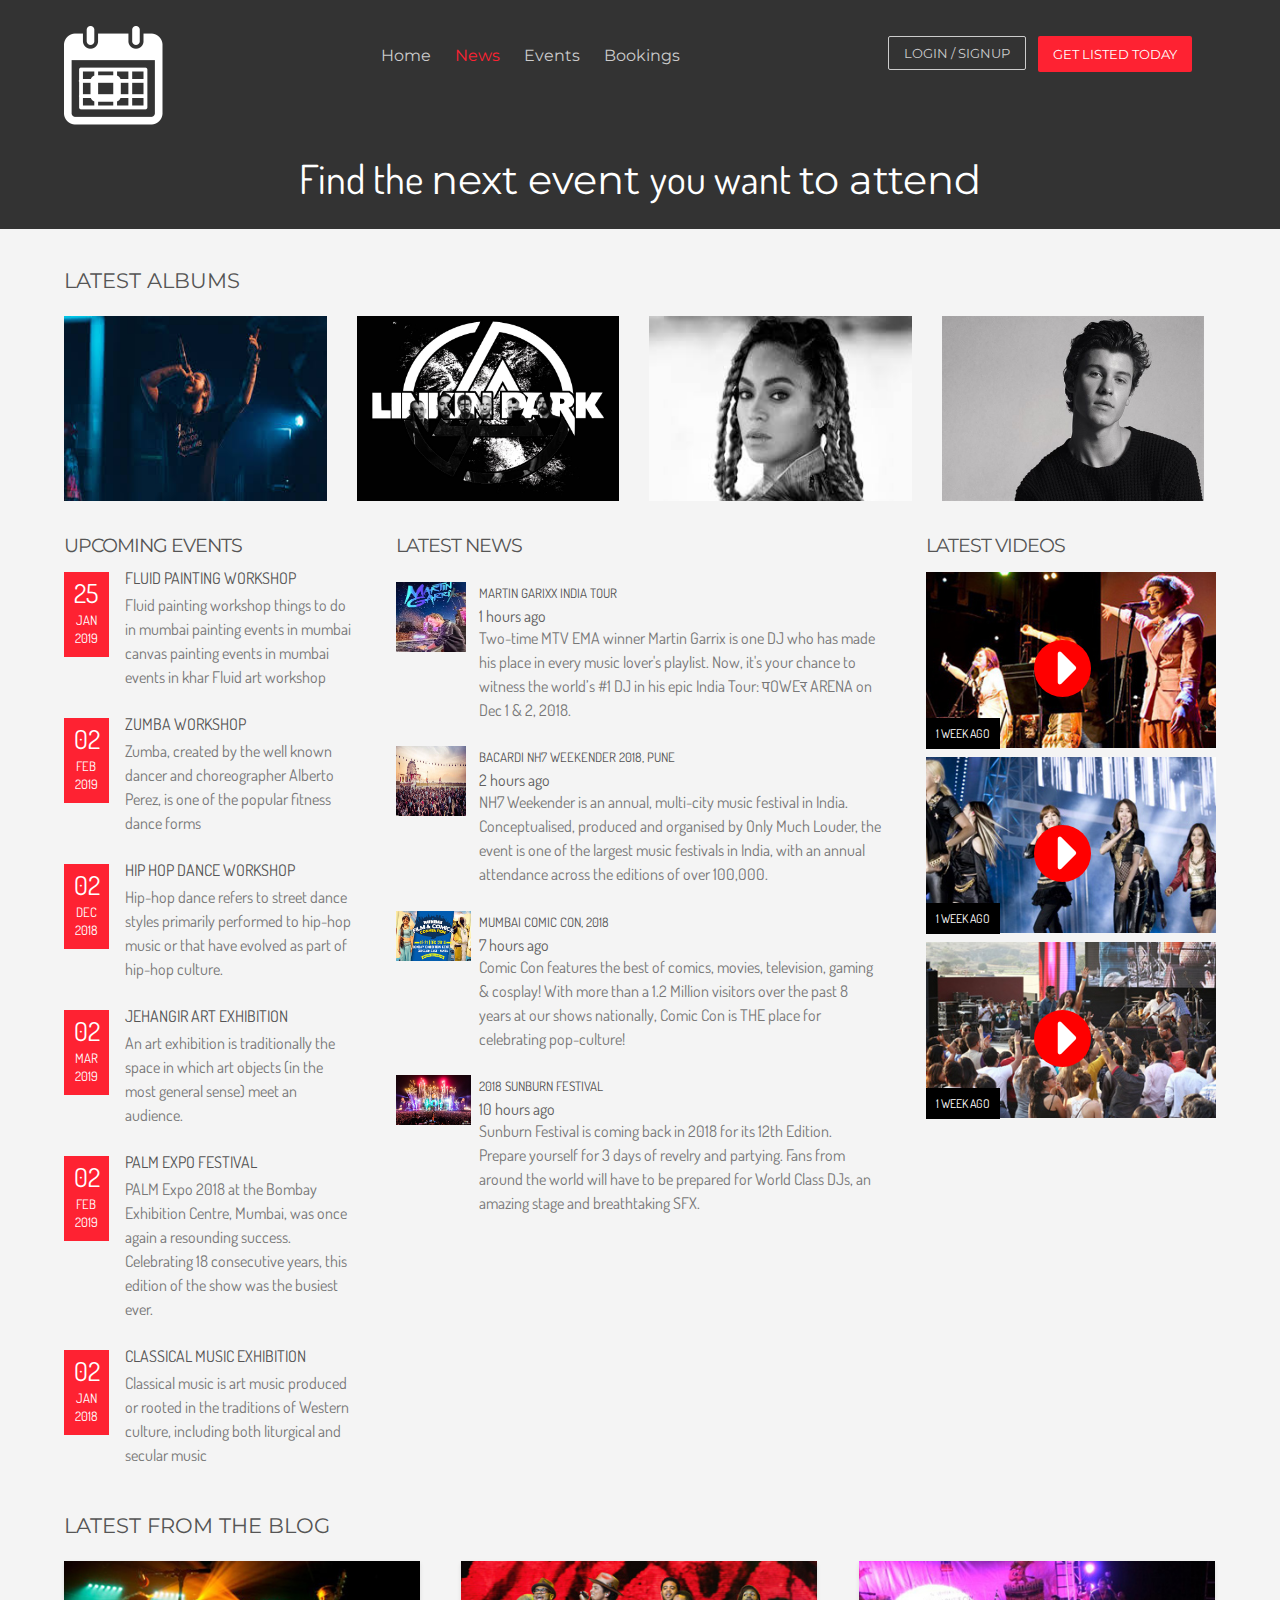
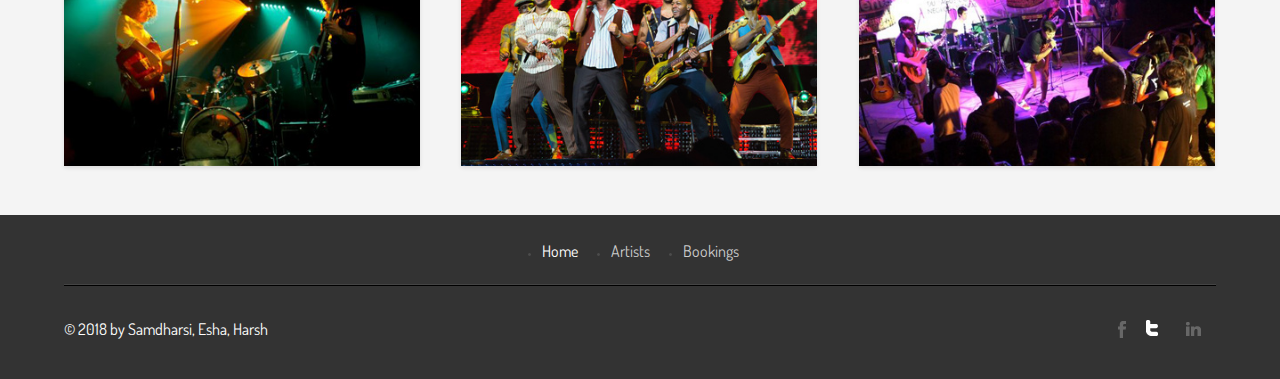
<file: news.html>
<!DOCTYPE HTML>
<html>
<head>
<title>Event Promotion</title>
<meta name="viewport" content="width=device-width, initial-scale=1, maximum-scale=1">
<meta http-equiv="Content-Type" content="text/html; charset=utf-8" />
<link href="css/style.css" rel="stylesheet" type="text/css" media="all" />
<link href='http://fonts.googleapis.com/css?family=Montserrat' rel='stylesheet' type='text/css'>
<link href='http://fonts.googleapis.com/css?family=Dosis' rel='stylesheet' type='text/css'>
<script type="text/javascript" src="js/jquery-v1.7.1.js"></script>
<script type="text/javascript" src="js/jquery-hover-effect.js"></script>
<script type="text/javascript">
//Image Hover
jQuery(document).ready(function(){
jQuery(function() {
	jQuery('ul.da-thumbs > li').hoverdir();
});
});
</script>
</head>
<body>
 <div class="header-top">
	<div class="wrap">
        <div class="logo">
			<a href="index.html"><img src="images/logo.png" alt="Event Details and Promotion" width="100" height="100"/></a>
		</div>
		<div class="cssmenu">
		  <nav id="nav" role="navigation">
			<a href="#nav" title="Show navigation">Show navigation</a>
			<a href="#" title="Hide navigation">Hide navigation</a>
			<ul class="clearfix">
				<li><a href="index.html">Home</a></li>
				<li class="active"><a href="news.html"><span>News</span></a></li>
				<li><a href="events.html"><span>Events</span></a></li>
				<li><a href="bookings.html">Bookings</a></li>

				<div class="clear"></div>
			</ul>
		    </nav>
		  </div>
		  <div class="buttons">
				<div class="login_btn">
					<a href="login.php">Login / Signup</a>
				</div>
				<div class="get_btn">
					<a href="listed.php">Get Listed Today</a>
				</div>
				<div class="clear"></div>
		   </div>
	     <div class="clear"></div>
		<h2 class="head">Find the <span class="m_1">next event </span>you want <span class="m_1">to attend</span></h2>
     </div>
    </div>
  <div class="main">
        <div class="wrap">
        	<h4 class="m_6">Latest Albums</h4>
        	<div class="section group">
				<div class="col_1_of_4 span_1_of_4">
					<div class="image_grid portfolio_4col">
						    <ul style="" id="list" class="portfolio_list da-thumbs"><li>
						            <img src="images/post.jpg" alt="img" width="285" height="185">
						            <article class="da-animate da-slideFromLeft" style="display: block;">
						                <h3>POST MALONE</h3>
						              <span class="link_post"><a href="artists.html"></a></span>
						              <span class="zoom"><a href="artists.html"></a></span>
						            </article>
						        </li>
						    </ul>
			    		</div>
				</div>
				<div class="col_1_of_4 span_1_of_4">
					<div class="image_grid portfolio_4col">
						    <ul style="" id="list" class="portfolio_list da-thumbs"><li>
						            <img src="images/lp.jpg" alt="img" width="285" height="185">
						            <article class="da-animate da-slideFromLeft" style="display: block;">
						                <h3>LINKIN PARK</h3>
						              <span class="link_post"><a href="artists.html"></a></span>
						              <span class="zoom"><a href="artists.html"></a></span>
						            </article>
						        </li>
						    </ul>
			    		</div>
				</div>
				<div class="col_1_of_4 span_1_of_4">
					<div class="image_grid portfolio_4col">
						    <ul style="" id="list" class="portfolio_list da-thumbs"><li>
						            <img src="images/bey.jpg" alt="img" width="285" height="185">
						            <article class="da-animate da-slideFromLeft" style="display: block;">
						                <h3>BEYONCE</h3>
						              <span class="link_post"><a href="artists.html"></a></span>
						              <span class="zoom"><a href="artists.html"></a></span>
						            </article>
						        </li>
						    </ul>
			    		</div>
				</div>
				<div class="col_1_of_4 span_1_of_4">
					<div class="image_grid portfolio_4col">
						    <ul style="" id="list" class="portfolio_list da-thumbs"><li>
						            <img src="images/shawn.jpg" alt="img" width="285" height="185">
						            <article class="da-animate da-slideFromLeft" style="display: block;">
						                <h3>SHAWN MENDES</h3>
						              <span class="link_post"><a href="artists.html"></a></span>
						              <span class="zoom"><a href="artists.html"></a></span>
						            </article>
						        </li>
						    </ul>
			    		</div>
				</div>
				<div class="clear"></div>
			</div>
            <div class="start-top">
				<div class="lsidebar1 span_1_of_w">
				  <h3>Upcoming Events</h3>
				  <div class="event_feed">
				 	<div class="grid_1 alpha">
						<div class="date">
										<span>
											25
										</span>
										Jan 2019
						</div>
					</div>
					<div class="grid_2 alpha1">
					   <h4 class="blog_title"><a href="#">Fluid Painting Workshop</a></h4>
					   <p class="m_6">Fluid painting workshop things to do in mumbai painting events in mumbai canvas painting events in mumbai events in khar Fluid art workshop</p>

					</div>
					<div class="clear"></div>
				  </div>
				  <div class="event_feed">
				 	<div class="grid_1 alpha">
						<div class="date">
										<span>
											02
										</span>
										Feb 2019
						</div>
					</div>
					<div class="grid_2 alpha1">
					   <h4 class="blog_title"><a href="#">Zumba Workshop</a></h4>
					   <p class="m_6">Zumba, created by the well known dancer and choreographer Alberto Perez, is one of the popular fitness dance forms</p>

					</div>
					<div class="clear"></div>
				  </div>
				   <div class="event_feed">
				 	<div class="grid_1 alpha">
						<div class="date">
										<span>
											02
										</span>
										Dec 2018
						</div>
					</div>
					<div class="grid_2 alpha1">
					   <h4 class="blog_title"><a href="#">Hip Hop dance Workshop</a></h4>
					   <p class="m_6">Hip-hop dance refers to street dance styles primarily performed to hip-hop music or that have evolved as part of hip-hop culture.</p>

					</div>
					<div class="clear"></div>
				  </div>
				  <div class="event_feed">
				 	<div class="grid_1 alpha">
						<div class="date">
										<span>
											02
										</span>
										Mar 2019
						</div>
					</div>
					<div class="grid_2 alpha1">
					   <h4 class="blog_title"><a href="#">Jehangir Art Exhibition</a></h4>
					   <p class="m_6">An art exhibition is traditionally the space in which art objects (in the most general sense) meet an audience.</p>

					</div>
					<div class="clear"></div>
				  </div>
				  <div class="event_feed">
				 	<div class="grid_1 alpha">
						<div class="date">
										<span>
											02
										</span>
										Feb 2019
						</div>
					</div>
					<div class="grid_2 alpha1">
					   <h4 class="blog_title"><a href="#">Palm Expo Festival</a></h4>
					   <p class="m_6">PALM Expo 2018 at the Bombay Exhibition Centre, Mumbai, was once again a resounding success. Celebrating 18 consecutive years, this edition of the show was the busiest ever.</p>

					</div>
					<div class="clear"></div>
				  </div>
				   <div class="event_feed1">
				 	<div class="grid_1 alpha">
						<div class="date">
										<span>
											02
										</span>
										Jan 2018
						</div>
					</div>
					<div class="grid_2 alpha1">
					   <h4 class="blog_title"><a href="#">Classical Music Exhibition</a></h4>
					   <p class="m_6">Classical music is art music produced or rooted in the traditions of Western culture, including both liturgical and secular music</p>

					</div>
					<div class="clear"></div>
				  </div>
				</div>
				<div class="cont span_2_of_w">
				  <h3>Latest News</h3>
				   <div class="news">
				 	<div class="grid_3 alpha2">
						<img src="images/marti.jpg" alt="" height="70" Width="70"/>
					</div>
					<div class="grid_4 alpha3">
					  <h4 class="m_7"><a href="#">Martin Garixx India Tour</a></h4>
					  <ul class="latest_post">
                    	<li>1 hours ago</li>

                      </ul>
                      <p class="m_6">Two-time MTV EMA winner Martin Garrix is one DJ who has made his place in every music lover's playlist. Now, it's your chance to witness the world’s #1 DJ in his epic India Tour: पOWEर ARENA on Dec 1 & 2, 2018.</p>
					</div>
					<div class="clear"></div>
				  </div>
				  <div class="news">
				 	<div class="grid_3 alpha2">
						<img src="images/bac.jpg" alt="" Height="70" Width="70"/>
					</div>
					<div class="grid_4 alpha3">
					 <h4 class="m_7"><a href="#">Bacardi NH7 Weekender 2018, Pune</a></h4>
					  <ul class="latest_post">
                    	<li>2 hours ago</li>

                      </ul>
                      <p class="m_6">NH7 Weekender is an annual, multi-city music festival in India. Conceptualised, produced and organised by Only Much Louder, the event is one of the largest music festivals in India, with an annual attendance across the editions of over 100,000.</p>
					</div>
					<div class="clear"></div>
				  </div>
				  <div class="news">
				 	<div class="grid_3 alpha2">
						<img src="images/comic.jpg" alt=""/>
					</div>
					<div class="grid_4 alpha3">
					  <h4 class="m_7"><a href="#">Mumbai Comic Con, 2018</a></h4>
					  <ul class="latest_post">
                    	<li>7 hours ago</li>

                      </ul>
                      <p class="m_6">Comic Con features the best of comics, movies, television, gaming & cosplay! With more than a 1.2 Million visitors over the past 8 years at our shows nationally, Comic Con is THE place for celebrating pop-culture!</p>
					</div>
					<div class="clear"></div>
				  </div>


				  <div class="news1">
				 	<div class="grid_3 alpha2">
						<img src="images/sun.jpg" alt=""/>
					</div>
					<div class="grid_4 alpha3">
					   <h4 class="m_7"><a href="#">2018 Sunburn Festival</a></h4>
					  <ul class="latest_post">
                    	<li>10 hours ago</li>

                      </ul>
                      <p class="m_6">Sunburn Festival is coming back in 2018 for its 12th Edition. Prepare yourself for 3 days of revelry and partying. Fans from around the world will have to be prepared for World Class DJs, an amazing stage and breathtaking SFX.</p>
					</div>
					<div class="clear"></div>
				  </div>
				</div>
				<div class="lsidebar2 span_1_of_w1">
				  <h3>Latest videos</h3>
				  	<div class="video-feed">
	                	<img src="images/s5.jpg" alt=""/>
	                    <a href="video.html"><!--<span class="icon-play"><img src="images/video.png"></span>--></a>
	                    <h6>1 week ago</h6>
                    </div>
                    <div class="video-feed">
	                	<img src="images/s6.jpg" alt=""/>
	                    <a href="video.html"> </a>
	                    <h6>1 week ago</h6>
                    </div>
                     <div class="video-feed">
	                	<img src="images/s7.jpg" alt=""/>
	                    <a href="video.html"> </a>
	                    <h6>1 week ago</h6>
                    </div>
			    </div>
				<div class="clear"></div>
		   </div>
		   <h4 class="m_6">Latest From the blog</h4>
		   <div class="section group">
		   	   <div class="col_1_of_3 span_1_of_3">
				   <div class="container1 right">
						<img src="images/s14.jpg" alt="image">
						<article class="text css3-4">
							<h1><a href="video.html" class="css3-4">Mumbai</a></h1>
						</article>
					</div>
				</div>
				 <div class="col_1_of_3 span_1_of_3">
				   <div class="container1 right">
						<img src="images/s15.jpg" alt="image">
						<article class="text css3-4">
							<h1><a href="video.html" class="css3-4">Goa</a></h1>
						</article>
					</div>
				</div>
				 <div class="col_1_of_3 span_1_of_3">
				   <div class="container1 right">
						<img src="images/s16.jpg" alt="image">
						<article class="text css3-4">
							<h1><a href="video.html" class="css3-4">Chennai</a></h1>
						</article>
					</div>
				</div>
				<div class="clear"></div>
			</div>
       </div>
     </div>
		 <div class="footer">
 		 <div class="wrap">
 			 <div class="footer-menu">
 			 <ul>
 			 <li class="active"><a href="index.html">Home</a></li>
 			 <li><a href="artists.html">Artists</a></li>
 			 <li><a href="bookings.html">Bookings</a></li>
 			 <div class="clear"></div>
 		 </ul>
 			 </div>
 			 <div class="footer-bottom">
 				 <div class="copy">
 				<p>© 2018 by Samdharsi, Esha, Harsh</p>
 			 </div>
 			 <div class="social">
 				<ul>
 				 <li class="facebook"><a href="#"><span> </span></a></li>
 				 <li class="twitter"><a href="#"><span> </span></a></li>
 				 <li class="linked"><a href="#"><span> </span></a></li>
 				</ul>
 			 </div>
 			 <div class="clear"></div>
 			 </div>
 			</div>
 		</div>
 </body>
 </html>
</file>
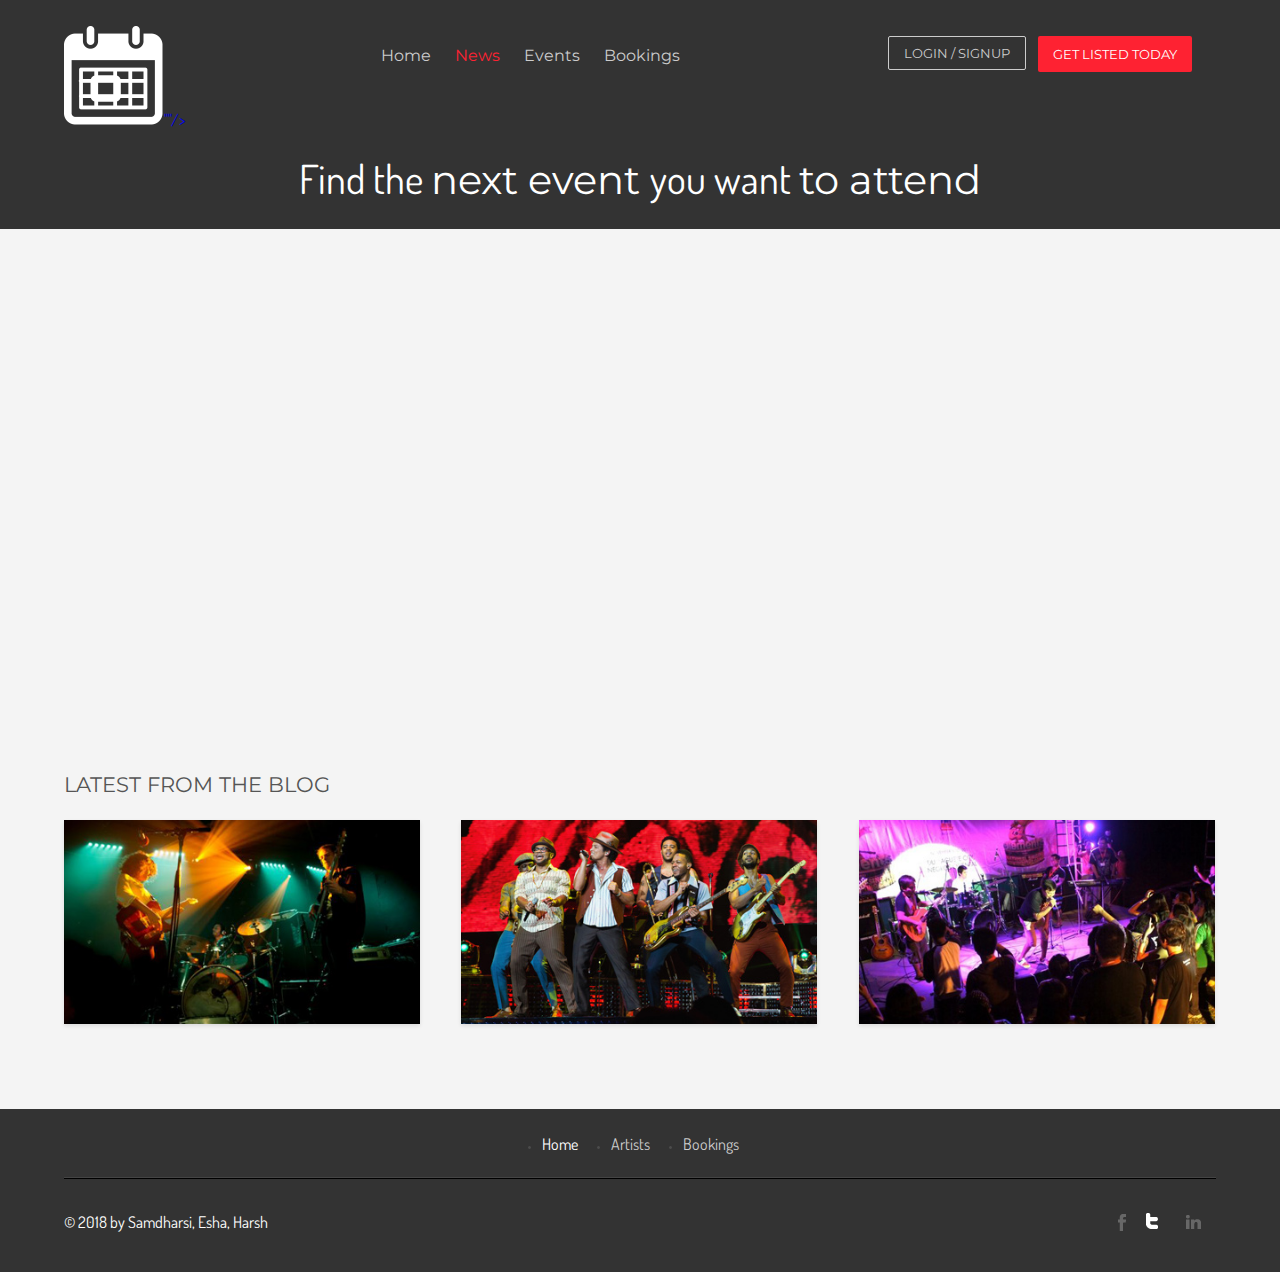
<file: video.html>
<!DOCTYPE HTML>
<html>
<head>
<title>Event Promotion</title>
<meta name="viewport" content="width=device-width, initial-scale=1, maximum-scale=1">
<meta http-equiv="Content-Type" content="text/html; charset=utf-8" />
<link href="css/style.css" rel="stylesheet" type="text/css" media="all" />
<link href='http://fonts.googleapis.com/css?family=Montserrat' rel='stylesheet' type='text/css'>
<link href='http://fonts.googleapis.com/css?family=Dosis' rel='stylesheet' type='text/css'>
</head>
<body>
 <div class="header-top">
	<div class="wrap">
        <div class="logo">
			<a href="index.html"><img src="images/logo.png" alt="Event Details and Promotion" width="100" height="100"/>""/></a>
		</div>
		<div class="cssmenu">
		  <nav id="nav" role="navigation">
			<a href="#nav" title="Show navigation">Show navigation</a>
			<a href="#" title="Hide navigation">Hide navigation</a>
			<ul class="clearfix">
				<li><a href="index.html">Home</a></li>
				<li class="active"><a href="news.html"><span>News</span></a></li>
				<li><a href="events.html"><span>Events</span></a></li>
				<li><a href="bookings.html">Bookings</a></li>

				<div class="clear"></div>
			</ul>
		    </nav>
		  </div>
		  <div class="buttons">
				<div class="login_btn">
					<a href="login.php">Login / Signup</a>
				</div>
				<div class="get_btn">
					<a href="listed.php">Get Listed Today</a>
				</div>
				<div class="clear"></div>
		   </div>
	     <div class="clear"></div>
		<h2 class="head">Find the <span class="m_1">next event </span>you want <span class="m_1">to attend</span></h2>
     </div>
    </div>
  <div class="main">
     <div class="wrap">
        <div class="video">
           <iframe src="//player.vimeo.com/video/86404451?portrait=0&amp;color=ffffff" width="100%" height="500" frameborder="0" webkitallowfullscreen mozallowfullscreen allowfullscreen></iframe>
        <!-- <p><a href="http://vimeo.com/86404451">Metronomy - Love Letters</a> from <a href="http://vimeo.com/wearepartizan">Partizan</a> on <a href="https://vimeo.com">Vimeo</a>.</p> -->
           <h4 class="m_6">Latest From the blog</h4>
		   <div class="section group">
		   	   <div class="col_1_of_3 span_1_of_3">
				   <div class="container1 right">
						<img src="images/s14.jpg" alt="image">
						<article class="text css3-4">
							<h1><a href="#" class="css3-4">Mumbai</a></h1>
						</article>
					</div>
				</div>
				 <div class="col_1_of_3 span_1_of_3">
				   <div class="container1 right">
						<img src="images/s15.jpg" alt="image">
						<article class="text css3-4">
							<h1><a href="#" class="css3-4">Goa</a></h1>
						</article>
					</div>
				</div>
				 <div class="col_1_of_3 span_1_of_3">
				   <div class="container1 right">
						<img src="images/s16.jpg" alt="image">
						<article class="text css3-4">
							<h1><a href="#" class="css3-4">Chennai</a></h1>
						</article>
					</div>
				</div>
				<div class="clear"></div>
			</div>
       </div>
     </div>
     </div>
     <div class="footer">
      <div class="wrap">
        <div class="footer-menu">
        <ul>
        <li class="active"><a href="index.html">Home</a></li>
        <li><a href="artists.html">Artists</a></li>
        <li><a href="bookings.html">Bookings</a></li>
        <div class="clear"></div>
      </ul>
        </div>
        <div class="footer-bottom">
          <div class="copy">
         <p>© 2018 by Samdharsi, Esha, Harsh</p>
        </div>
        <div class="social">
         <ul>
          <li class="facebook"><a href="#"><span> </span></a></li>
          <li class="twitter"><a href="#"><span> </span></a></li>
          <li class="linked"><a href="#"><span> </span></a></li>
         </ul>
        </div>
        <div class="clear"></div>
        </div>
       </div>
     </div>
     </body>
     </html>
</file>
<file: css/calendar-eightysix-default.css>
/* General */
@font-face {
	font-family: 'AmbleRegular';
    src: url( ../fonts/Amble-Light-webfont.ttf ) format("truetype"); 
}
.calendar-eightysix {
	cursor: default;
	position: absolute;
	z-index: 999;
	text-align: center;
}
	.calendar-eightysix, .calendar-eightysix * {
		overflow: hidden;
		padding: 0;
		margin: 0;
	}
		.calendar-eightysix .header.dragger {
			cursor: move;
		}
		
			.calendar-eightysix .header .arrow-left, .calendar-eightysix .header .arrow-right {
				cursor: pointer;
			}
			.calendar-eightysix .header .arrow-left {
				float: left;
			}
			.calendar-eightysix .header .arrow-right {
				float: right;
			}
			
			.calendar-eightysix .header .label {
				display: inline-block;
			}
				.calendar-eightysix .header .label.clickable {
					cursor: pointer;
				}
		
		.calendar-eightysix .body {
			position: relative;
		}
			.calendar-eightysix .body .inner .container {
				position: absolute;
				left: 0;
			}
				
				.calendar-eightysix .body .inner .container .row div {
					float: left;
				}
				
					.calendar-eightysix .body .inner .container.month.pickable .row div, 
					  .calendar-eightysix .body .inner .container.year-decade .row div {
						cursor: pointer;
					}

/* Specifc */

.calendar-eightysix.default {
	width: 216px;
	height: 170px;
	background: url('../img/default/background.png') center no-repeat;
	font-family: Trebuchet, Tahoma, Arial, sans-serif;
	font-size: 11px;
	color: #888;
}
*html .calendar-eightysix.default { /* IE6 png fix */
	background-image: url('../img/default/background.gif');
}

	.calendar-eightysix.default .wrapper {
		padding: 8px;
	}
		
		/* Header */
		
		.calendar-eightysix.default .header {
			height: 25px;
			background: #000;
color: #fff;
		}
		
			.calendar-eightysix.default .header .arrow-left, .calendar-eightysix.default .header .arrow-right {
				width: 12px;
				height: 13px;
				margin: 6px 7px;
			}
			.calendar-eightysix.default .header .arrow-left {
				background: transparent url('../images/arrow-left.png') center no-repeat;
			}
				*html .calendar-eightysix.default .header .arrow-left { /* IE6 png fix */
					background: none;
					filter:progid:DXImageTransform.Microsoft.AlphaImageLoader(src='images/arrow-left.png', sizingMethod='scale'); 
				}
				.calendar-eightysix.default .header .arrow-left:hover {
					background-image: url('../images/arrow-left-hover-blue.png');
				}
			.calendar-eightysix.default .header .arrow-right {
				background: transparent url('../images/arrow-right.png') center no-repeat;
			}
				*html .calendar-eightysix.default .header .arrow-right { /* IE6 png fix */
					background: none;
					filter:progid:DXImageTransform.Microsoft.AlphaImageLoader(src='images/arrow-right.png', sizingMethod='scale'); 
				}
				.calendar-eightysix.default .header .arrow-right:hover {
					background-image: url('../img/default/arrow-right-hover-blue.png');
				}
			
			.calendar-eightysix.default .header .label {
				margin-top: 6px;
				font-family: 'Dosis', sans-serif;
				color: #eee;
				font-size:1.4em;
			}
				.calendar-eightysix.default .header .label.clickable:hover {
					color: #fff;
				}
		
		/* Body */
		
		.calendar-eightysix.default .body {
			height: 126px;
		}
			
			.calendar-eightysix.default .body .inner .container {
				width: 200px;
				height: 126px;
			}
			
			/* General container */
			
			.calendar-eightysix.default .body .inner .container .row {
				width: 200px;
			}
				.calendar-eightysix.default .body .inner .container .row.even,
				  .calendar-eightysix.default .body .inner .container .row.even div {
					background-color: #eee;
				}
				.calendar-eightysix.default .body .inner .container .row.odd div {
					background-color: #fff;
				}
				
				.calendar-eightysix.default .body .inner .container .row div.today {
					text-decoration: underline;
				}
				.calendar-eightysix.default .body .inner .container .row div.selected {
					font-weight: bold;
					color: #028C69 !important;
				}
				
				.calendar-eightysix.default .body .inner .container .row div.non-selectable,
				  .calendar-eightysix.default .body .inner .container .row div.non-selectable:hover {
					color: #dcdcdc !important;
					cursor: default !important;
				}
			
			/* Month */
			
			.calendar-eightysix.default .body .inner .container.month .row.a div {
				cursor: default !important;
				color: #888 !important;
			}
			
			.calendar-eightysix.default .body .inner .container.month .row {
				font-family: 'Dosis', sans-serif;
				height: 18px;
			}
				
				.calendar-eightysix.default .body .inner .container.month .row div {
					margin-top: 0px;
					width: 24px;
					padding: 4px 0;
				}
				
				.calendar-eightysix.default .body .inner .container.month .row div.first {
					padding-left: 16px;
					font-family: 'Dosis', sans-serif;
				}
				.calendar-eightysix.default .body .inner .container.month .row div.last {
					padding-right: 16px;
				}
				
				.calendar-eightysix.default .body .inner .container.month .row div.outside {
					color: #555;
				}
				.calendar-eightysix.default .body .inner .container.month .row.even div.outside {
					color: #000;
				}				
					.calendar-eightysix.default .body .inner .container.month .row.a div {
						color: #555;
					}
		
			/* Year & decade */
			
			.calendar-eightysix.default .body .inner .container.year-decade .row {
				height: 42px;
			}
				.calendar-eightysix.default .body .inner .container.year-decade .row div {
					width: 42px;
					padding-top: 13px;
					height: 29px;
				}
					.calendar-eightysix.default .body .inner .container.year-decade .row div.first {
						margin-left: 16px;
					}
					.calendar-eightysix.default .body .inner .container.year-decade .row div.last {
						margin-right: 16px;
					}
					
					*html .calendar-eightysix.default .body .inner .container.year-decade .row div.first { /* IE6 fix */
						margin-left: 9px;
					}
					*html .calendar-eightysix.default .body .inner .container.year-decade .row div.last { /* IE6 fix */
						margin-right: 9px;
					}
					
					.calendar-eightysix.default .body .inner .container.month.pickable .row div:hover, 
					  .calendar-eightysix.default .body .inner .container.year-decade .row div:hover {
						color: #b2cfe1;
					}
		
		/* Footer */
		
		.calendar-eightysix.default .footer {
			background: transparent url('../img/default/footer-blue.png') top no-repeat;
			height: 4px;
		}
				*html .calendar-eightysix.default .footer { /* IE6 png fix */
					background: none;
					filter:progid:DXImageTransform.Microsoft.AlphaImageLoader(src='img/default/footer-blue.png', sizingMethod='scale'); 
				}


/* Red style */

.calendar-eightysix.default.red .header .arrow-left:hover {
	background-image: url('../img/default/arrow-left-hover-red.png');
}
.calendar-eightysix.default.red .header .arrow-right:hover {
	background-image: url('../img/default/arrow-right-hover-red.png');
}
.calendar-eightysix.default.red .header .label {
	color: #d13a3a;
}
	.calendar-eightysix.default.red .header .label.clickable:hover {
		color: #d06d6d;
	}
.calendar-eightysix.default.red .footer {
	background-image: url('../img/default/footer-red.png');
}
	*html .calendar-eightysix.default.red .footer { /* IE6 png fix */
		background: none;
		filter:progid:DXImageTransform.Microsoft.AlphaImageLoader(src='img/default/footer-red.png', sizingMethod='scale'); 
	}
.calendar-eightysix.default.red .body .inner .container.month.pickable .row div:hover, 
  .calendar-eightysix.default.red .body .inner .container.year-decade .row div:hover {
	color: #b90000;
}
.calendar-eightysix.default.red .body .inner .container .row div.selected {
	color: #b90000 !important;
}

/* Green style */

.calendar-eightysix.default.green .header .arrow-left:hover {
	background-image: url('../img/default/arrow-left-hover-green.png');
}
.calendar-eightysix.default.green .header .arrow-right:hover {
	background-image: url('../img/default/arrow-right-hover-green.png');
}
.calendar-eightysix.default.green .header .label {
	color: #73a642;
}
	.calendar-eightysix.default.green .header .label.clickable:hover {
		color: #73a642;
	}
.calendar-eightysix.default.green .footer {
	background-image: url('../img/default/footer-green.png');
}
	*html .calendar-eightysix.default.green .footer { /* IE6 png fix */
		background: none;
		filter:progid:DXImageTransform.Microsoft.AlphaImageLoader(src='img/default/footer-green.png', sizingMethod='scale'); 
	}
.calendar-eightysix.default.green .body .inner .container.month.pickable .row div:hover, 
  .calendar-eightysix.default.green .body .inner .container.year-decade .row div:hover {
	color: #73a642;
}
.calendar-eightysix.default.green .body .inner .container .row div.selected {
	color: #9abd79 !important;
}
</file>
<file: css/calendar-eightysix-osx-dashboard.css>
/* General */

.calendar-eightysix {
	cursor: default;
	position: absolute;
	z-index: 999;
	text-align: center;
}
	.calendar-eightysix, .calendar-eightysix * {
		overflow: hidden;
		padding: 0;
		margin: 0;
	}
		.calendar-eightysix .header.dragger {
			cursor: move;
		}
		
			.calendar-eightysix .header .arrow-left, .calendar-eightysix .header .arrow-right {
				cursor: pointer;
			}
			.calendar-eightysix .header .arrow-left {
				float: left;
			}
			.calendar-eightysix .header .arrow-right {
				float: right;
			}
			
			.calendar-eightysix .header .label {
				display: inline-block;
			}
				.calendar-eightysix .header .label.clickable {
					cursor: pointer;
				}
		
		.calendar-eightysix .body {
			position: relative;
		}
			.calendar-eightysix .body .inner .container {
				position: absolute;
				left: 0;
			}
				
				.calendar-eightysix .body .inner .container .row div {
					float: left;
				}
				
					.calendar-eightysix .body .inner .container.month.pickable .row div, 
					  .calendar-eightysix .body .inner .container.year-decade .row div {
						cursor: pointer;
					}

/* Specifc */

.calendar-eightysix.osx-dashboard {
	width: 198px;
	height: 162px;
	background: url('../img/osx-dashboard/background.png') center;
	font-family: Calibri, Helvetica, Trebuchet, Tahoma, Arial, sans-serif;
	font-size: 12px;
	color: #fff;
}
*html .calendar-eightysix.osx-dashboard {
	background-image: url('../img/osx-dashboard/background.gif');
}

	.calendar-eightysix.osx-dashboard .wrapper {
		padding: 16px;
	}
		
		/* Header */
		
		.calendar-eightysix.osx-dashboard .header {
			height: 22px;
		}
		
			.calendar-eightysix.osx-dashboard .header .arrow-left, .calendar-eightysix.osx-dashboard .header .arrow-right {
				width: 12px;
				height: 16px;
			}
			.calendar-eightysix.osx-dashboard .header .arrow-left {
				background: transparent url('../img/osx-dashboard/arrow-left.gif') 5px 3px no-repeat;
			}
				.calendar-eightysix.osx-dashboard .header .arrow-left:hover {
					background-image: url('../img/osx-dashboard/arrow-left-hover.gif');
				}
			.calendar-eightysix.osx-dashboard .header .arrow-right {
				background: transparent url('../img/osx-dashboard/arrow-right.gif') 3px 3px no-repeat;
			}
				.calendar-eightysix.osx-dashboard .header .arrow-right:hover {
					background-image: url('../img/osx-dashboard/arrow-right-hover.gif');
				}
			
			.calendar-eightysix.osx-dashboard .header .label {
				color: #cf0;
			}
				.calendar-eightysix.osx-dashboard .header .label.clickable:hover {
					color: #fff;
				}
		
		/* Body */
		
		.calendar-eightysix.osx-dashboard .body {
			height: 108px;
		}
			
			.calendar-eightysix.osx-dashboard .body .inner .container {
				width: 166px;
				height: 108px;
			}
			
			/* General container */
			
			.calendar-eightysix.osx-dashboard .body .inner .container .row {
				width: 166px;
			}
			
				.calendar-eightysix.osx-dashboard .body .inner .container .row div.non-selectable,
				  .calendar-eightysix.osx-dashboard .body .inner .container .row div.non-selectable:hover {
					color: #dcdcdc !important;
					cursor: default !important;
					background: none !important;
				}
				
				.calendar-eightysix.osx-dashboard .body .inner .container .row div.today {
					text-decoration: underline;
				}
				.calendar-eightysix.osx-dashboard .body .inner .container .row div.selected {
					font-weight: bold;
					color: #cf0 !important;
				}
			
			/* Month */
			
			.calendar-eightysix.osx-dashboard .body .inner .container.month .row {
				height: 122px;
				height: 15px;
			}
				.calendar-eightysix.osx-dashboard .body .inner .container.month .row.a {
					height: 19px;
					text-transform: uppercase;
				}
				
			.calendar-eightysix.osx-dashboard .body .inner .container.month .row.a div {
				cursor: default !important;
				color: #9c9c9c !important;
			}
				
				.calendar-eightysix.osx-dashboard .body .inner .container.month .row div {
					padding-top: 1px;
					width: 23px;
					height: 14px;
				}
				
				.calendar-eightysix.osx-dashboard .body .inner .container.month .row div.outside {
					color: #454545;
				}				
					.calendar-eightysix.osx-dashboard .body .inner .container.month .row.a div,
					  .calendar-eightysix.osx-dashboard .body .inner .container.month .row div.outside:hover {
						color: #9c9c9c !important;
					}
			
			/* Year & decade */
			
			.calendar-eightysix.osx-dashboard .body .inner .container.year-decade .row {
				height: 36px;
			}
				.calendar-eightysix.osx-dashboard .body .inner .container.year-decade .row div {
					width: 41px;
					padding-top: 11px;
					height: 24px;
				}
			
			.calendar-eightysix.osx-dashboard .body .inner .container.month.pickable .row div:hover, 
			  .calendar-eightysix.osx-dashboard .body .inner .container.year-decade .row div:hover {
				color: #cf0;
			}
		
		/* Footer */
		
		.calendar-eightysix.osx-dashboard .footer {
			display: none;
		}
</file>
<file: css/calendar-eightysix-vista.css>
/* General */

.calendar-eightysix {
	cursor: default;
	position: absolute;
	z-index: 999;
	text-align: center;
}
	.calendar-eightysix, .calendar-eightysix * {
		overflow: hidden;
		padding: 0;
		margin: 0;
	}
		.calendar-eightysix .header.dragger {
			cursor: move;
		}
		
			.calendar-eightysix .header .arrow-left, .calendar-eightysix .header .arrow-right {
				cursor: pointer;
			}
			.calendar-eightysix .header .arrow-left {
				float: left;
			}
			.calendar-eightysix .header .arrow-right {
				float: right;
			}
			
			.calendar-eightysix .header .label {
				display: inline-block;
			}
				.calendar-eightysix .header .label.clickable {
					cursor: pointer;
				}
		
		.calendar-eightysix .body {
			position: relative;
		}
			.calendar-eightysix .body .inner .container {
				position: absolute;
				left: 0;
			}
				
				.calendar-eightysix .body .inner .container .row div {
					float: left;
				}
				
					.calendar-eightysix .body .inner .container.month.pickable .row div, 
					  .calendar-eightysix .body .inner .container.year-decade .row div {
						cursor: pointer;
					}

/* Specifc */

.calendar-eightysix.vista {
	width: 198px;
	height: 162px;
	background: url('../img/vista/background.png');
	font-family: Calibri, Helvetica, Trebuchet, Tahoma, Arial, sans-serif;
	font-size: 12px;
	color: #000;
}
*html .calendar-eightysix.vista {
	background-image: url('../img/vista/background.gif');
}

	.calendar-eightysix.vista .wrapper {
		padding: 16px;
	}
		
		/* Header */
		
		.calendar-eightysix.vista .header {
			height: 22px;
		}
		
			.calendar-eightysix.vista .header .arrow-left, .calendar-eightysix.vista .header .arrow-right {
				width: 12px;
				height: 16px;
			}
			.calendar-eightysix.vista .header .arrow-left {
				background: transparent url('../img/vista/arrow-left.gif') 5px 3px no-repeat;
			}
				.calendar-eightysix.vista .header .arrow-left:hover {
					background-image: url('../img/vista/arrow-left-hover.gif');
				}
			.calendar-eightysix.vista .header .arrow-right {
				background: transparent url('../img/vista/arrow-right.gif') 3px 3px no-repeat;
			}
				.calendar-eightysix.vista .header .arrow-right:hover {
					background-image: url('../img/vista/arrow-right-hover.gif');
				}
			
			.calendar-eightysix.vista .header .label.clickable:hover {
				color: #06c;
			}
		
		/* Body */
		
		.calendar-eightysix.vista .body {
			height: 108px;
		}
			
			.calendar-eightysix.vista .body .inner .container {
				width: 166px;
				height: 108px;
			}
			
			/* General container */
			
			.calendar-eightysix.vista .body .inner .container .row {
				width: 166px;
			}
			
				.calendar-eightysix.vista .body .inner .container .row div {
					background-color: #fff;
				}
			
				.calendar-eightysix.vista .body .inner .container .row div.non-selectable,
				  .calendar-eightysix.vista .body .inner .container .row div.non-selectable:hover {
					color: #dcdcdc !important;
					cursor: default !important;
					background: none !important;
				}
			
			/* Month */
			
			.calendar-eightysix.vista .body .inner .container.month .row {
				height: 122px;
				height: 15px;
			}
				.calendar-eightysix.vista .body .inner .container.month .row.a {
					height: 16px;
					border-bottom: 1px solid #f5f5f5;
					margin-bottom: 1px;
				}
				
			.calendar-eightysix.vista .body .inner .container.month .row.a div {
				cursor: default !important;
				color: #9c9c9c !important;
			}
				
				.calendar-eightysix.vista .body .inner .container.month .row div {
					padding-top: 1px;
					width: 23px;
					height: 14px;
				}
				
				.calendar-eightysix.vista .body .inner .container.month .row div.outside {
					color: #dcdcdc;
				}				
					.calendar-eightysix.vista .body .inner .container.month .row.a div {
						color: #9c9c9c;
					}
					
			.calendar-eightysix.vista .body .inner .container.month.pickable .row div:hover {
				background: url('../img/vista/day.gif') top no-repeat;
			}
				.calendar-eightysix.vista .body .inner .container.month .row div.today {
					background: url('../img/vista/day.gif') 0 -17px no-repeat;
				}
					.calendar-eightysix.vista .body .inner .container.month .row div.today:hover {
						background: url('../img/vista/day.gif') 0 -34px no-repeat;
					}
				.calendar-eightysix.vista .body .inner .container.month .row div.selected {
					background: url('../img/vista/day.gif') 0 -51px no-repeat;
					color: #06c !important;
				}
					.calendar-eightysix.vista .body .inner .container.month .row div.selected:hover {
						background: url('../img/vista/day.gif') 0 -68px no-repeat;
					}
				.calendar-eightysix.vista .body .inner .container.month .row div.today.selected {
					background: url('../img/vista/day.gif') 0 -85px no-repeat;
				}
					.calendar-eightysix.vista .body .inner .container.month .row div.today.selected:hover {
						background: url('../img/vista/day.gif') 0 -102px no-repeat;
					}
		
			/* Year & decade */
			
			.calendar-eightysix.vista .body .inner .container.year-decade .row {
				height: 36px;
			}
				.calendar-eightysix.vista .body .inner .container.year-decade .row div {
					width: 41px;
					padding-top: 11px;
					height: 24px;
				}
				
				.calendar-eightysix.vista .body .inner .container.year-decade .row div:hover {
					background: url('../img/vista/year-decade.gif') top no-repeat;
				}
					.calendar-eightysix.vista .body .inner .container.year-decade .row div.today {
						background: url('../img/vista/year-decade.gif') 0 -37px no-repeat;
					}
						.calendar-eightysix.vista .body .inner .container.year-decade .row div.today:hover {
							background: url('../img/vista/year-decade.gif') 0 -74px no-repeat;
						}
					.calendar-eightysix.vista .body .inner .container.year-decade .row div.selected {
						background: url('../img/vista/year-decade.gif') 0 -111px no-repeat;
						color: #06c !important;
					}
						.calendar-eightysix.vista .body .inner .container.year-decade .row div.selected:hover {
							background: url('../img/vista/year-decade.gif') 0 -149px no-repeat;
						}
					.calendar-eightysix.vista .body .inner .container.year-decade .row div.today.selected {
						background: url('../img/vista/year-decade.gif') 0 -187px no-repeat;
					}
						.calendar-eightysix.vista .body .inner .container.year-decade .row div.today.selected:hover {
							background: url('../img/vista/year-decade.gif') 0 -225px no-repeat;
						}
			
			.calendar-eightysix.vista .body .inner .container.month.pickable .row div:hover, 
			  .calendar-eightysix.vista .body .inner .container.year-decade .row div:hover {
				color: #06c;
			}
		
		/* Footer */
		
		.calendar-eightysix.vista .footer {
			display: none;
		}
</file>
<file: css/style.css>
/*
Author: W3layout
Author URL: http://w3layouts.com
License: Creative Commons Attribution 3.0 Unported
License URL: http://creativecommons.org/licenses/by/3.0/
*/
/* reset */
html,body,div,span,applet,object,iframe,h1,h2,h3,h4,h5,h6,p,blockquote,pre,a,abbr,acronym,address,big,cite,code,del,dfn,em,img,ins,kbd,q,s,samp,small,strike,strong,sub,sup,tt,var,b,u,i,dl,dt,dd,ol,nav ul,nav li,fieldset,form,label,legend,table,caption,tbody,tfoot,thead,tr,th,td,article,aside,canvas,details,embed,figure,figcaption,footer,header,hgroup,menu,nav,output,ruby,section,summary,time,mark,audio,video{margin:0;padding:0;border:0;font-size:100%;font:inherit;vertical-align:baseline;}
article, aside, details, figcaption, figure,footer, header, hgroup, menu, nav, section {display: block;}
ol,ul{list-style:none;margin:0;padding:0;}
blockquote,q{quotes:none;}
blockquote:before,blockquote:after,q:before,q:after{content:'';content:none;}
table{border-collapse:collapse;border-spacing:0;}
/* start editing from here */
a{text-decoration:none;}
.txt-rt{text-align:right;}/* text align right */
.txt-lt{text-align:left;}/* text align left */
.txt-center{text-align:center;}/* text align center */
.float-rt{float:right;}/* float right */
.float-lt{float:left;}/* float left */
.clear{clear:both;}/* clear float */
.pos-relative{position:relative;}/* Position Relative */
.pos-absolute{position:absolute;}/* Position Absolute */
.vertical-base{	vertical-align:baseline;}/* vertical align baseline */
.vertical-top{	vertical-align:top;}/* vertical align top */
.underline{	padding-bottom:5px;	border-bottom: 1px solid #eee; margin:0 0 20px 0;}/* Add 5px bottom padding and a underline */
nav.vertical ul li{	display:block;}/* vertical menu */
nav.horizontal ul li{	display: inline-block;}/* horizontal menu */
img{max-width:100%;}
/*end reset*/
body{
	font-family: 'Dosis', sans-serif;
	background:#fff;
}
.wrap{
	width:80%;
	margin:0 auto;
	-moz-transition:all .2s linear;
	-webkit-transition:all .2s linear; 
	-o-transition:all .2s linear; 
	-ms-transition:all .2s linear;
}
.header-top{
	background:#333;
	padding: 2% 0;
}
.logo{
	float:left;
	width: 30.5%;
}
.cssmenu {
	margin-top: 10px;
	position: relative;
	width: 40.5%;
	float: left;
}
#nav
		{
			position: absolute;
		} 
		    #nav > a
			{
				display: none;
			}
			#nav li
			{
				position: relative;
			}
				#nav li a
				{
					color: #ccc;
					display: block;
				}
				#nav li a:active
				{
				
				}
			/* first level */

			#nav > ul
			{
				
			}
				#nav > ul > li
				{
					margin:0 14px;
					height: 100%;
					float: left;
				}
					#nav > ul > li > a
					{
						height: 100%;
						font-size: 1em; /* 24 */
						line-height: 2.5em; /* 60 (24) */
						text-align: center;
						font-family: 'Montserrat', sans-serif;
					}
						#nav > ul > li:not( :last-child ) > a
						{
							
						}
						#nav > ul > li:hover > a,
						#nav > ul:not( :hover ) > li.active > a
						{
							color:#FE2232;
						}
				/* second level */
				#nav li ul
				{
					background-color: #cc470d;
					display: none;
					position: absolute;
					top: 100%;
				}
					#nav li:hover ul
					{
						display: block;
						left: 0;
						right: 0;
					}
						#nav li:not( :first-child ):hover ul
						{
							left: -1px;
						}
						#nav li ul a
						{
							font-size: 1.25em; /* 20 */
							border-top: 1px solid #e15a1f;
							padding: 0.75em; /* 15 (20) */
						}
							#nav li ul li a:hover,
							#nav li ul:not( :hover ) li.active a
							{
								
							}
		@media only screen and ( max-width: 62.5em ) /* 1000 */
		{
			#nav
			{
				width: 100%;
				position: static;
				margin: 0;
			}
		}

		@media only screen and ( max-width: 40em ) /* 640 */
		{
		 #nav
			{
				position: relative;
				top: auto;
				left: auto;
			}
				#nav > a
				{
					width: 3.125em; /* 50 */
					height: 3.125em; /* 50 */
					text-align: left;
					text-indent: -9999px;
					background:url(../images/nav_icon.png)2px #FE2232;
					position: relative;
					font-size:12px;
				}
					#nav > a:before,
					#nav > a:after
					{
						position: absolute;
						/*--border: 2px solid #fff;
						top: 35%;
						left: 25%;
						right: 25%; --*/
						background:url(../images/nav_icon.png);
						
					}
					#nav > a:after
					{
						top: 60%;
					}

				#nav:not( :target ) > a:first-of-type,
				#nav:target > a:last-of-type
				{
					display: block;
				}
			/* first level */
			#nav > ul
			{
				height: auto;
				display: none;
				position: absolute;
				left: 0;
				right: 0;
			}
				#nav:target > ul
				{
					display: block;
				}
				#nav > ul > li
				{
					width: 100%;
					float: none;
				}
					#nav > ul > li > a
					{
						height: auto;
						text-align: left;
						padding: 0 0.833em; /* 20 (24) */
					}
						#nav > ul > li:not( :last-child ) > a
						{
							border-right: none;
							border-bottom: 1px solid #585858;
							background: #4D4D4D;
							color: #FFF;
						}

				/* second level */

				#nav li ul
				{
					position: static;
					padding: 1.25em; /* 20 */
					padding-top: 0;
				}
		}
.buttons{
	float:right;
	width:26.5%;
	margin-top: 10px;
}		
.login_btn{
	float:left;
	margin-right:3.6%;
}
.login_btn a {
	font-family: 'Montserrat', sans-serif;	
	display: inline-block;
	font-size:0.8125em;
	color: #ccc;
	border:1px solid #ccc;
	padding:10px 20px;
	text-transform: uppercase;	
	border-radius: 2px;
	-webkit-border-radius: 2px;
	-moz-border-radius: 2px;
	-o-border-radius: 2px;
	-webkit-transition: all 0.3s ease-in-out;
	-moz-transition: all 0.3s ease-in-out;
	-o-transition: all 0.3s ease-in-out;
	transition: all 0.3s ease-in-out;
}
.login_btn a:hover {
	color:#fff;
}
.get_btn{
	float:left;
}
.get_btn a {
	font-family: 'Montserrat', sans-serif;	
	display: inline-block;
	font-size:0.8125em;
	color: #fff;
	background:#fe2232;
	border:none;
	padding:12px 20px;
	text-transform: uppercase;
	border-radius: 2px;
	-webkit-border-radius: 2px;
	-moz-border-radius: 2px;
	-o-border-radius: 2px;
	-webkit-transition: all 0.3s ease-in-out;
	-moz-transition: all 0.3s ease-in-out;
	-o-transition: all 0.3s ease-in-out;
	transition: all 0.3s ease-in-out;
}
.get_btn a:hover{
	background:#EB1222;
}
h2.head{
	color:#fff;
	font-size:2.5em;
	text-align:center;
	margin-top:2%;
}
span.m_1{
	font-family: 'Montserrat', sans-serif;	
}
/*--content--*/
.content-box{
	padding: 10px 0 0 0;
	background:#fff;
}
ul.events{
	float:left;
	width: 22.5%;
	margin-top: 10px;
}
ul.events li a {
	color:#ccc;
	display: block;
	margin:0 20px;
	font-size:1em;
}
ul.events > li.active a, ul.events > li a:hover {
	border-bottom: 4px solid #FE2232;
	padding-bottom: 15px;
	color:#000;
}
ul.events li {
	display: inline-block;
}
.content-box-right {
	float: right;
	width:65.5%;
	margin-top: 1px;
}
.search_box {
	float: left;
	border:1px solid #ddd;
	margin-right: 1.6%;
}
.search_box form input[type="submit"] {
	border: none;
	cursor: pointer;
	background: url(../images/search.png) no-repeat 0px -5px;
	position: absolute;
	right: 0;
	width: 31px;
	height: 33px;
	outline: none;
}
.search_box form input[type="text"], .search_box form select {
	font-size:1em;
	color: #777;
	padding: 5px 10px;
	outline: none;
	width:100%;
	background:#fff;
	border: none;
	font-family: 'Dosis', sans-serif;
}
.textbox {
	float: left;
	background: #FFF;
	-webkit-transition: all 0.3s ease;
	-moz-transition: all 0.3s ease;
	-o-transition: all 0.3s ease;
	transition: all 0.3s ease;
	padding: 5px 10px;
	position: relative;
	cursor: pointer;
	width: 40.5%;
	margin-right:1.6%;
	border: 1px solid #DDD;
}
.textbox form input[type="text"] {
	border: none;
	outline: none;
	background: none;
	font-size:1em;
	color:#555;
	font-family: 'Dosis', sans-serif;
	width: 87%;
	-webkit-apperance: none;
}
.reservation{
	float:left;
}
.reservation form input[type="text"] {
	font-size:1em;
	border:1px solid #ddd;
	background: #FFF;
	outline: none;
	padding:7px;
	color: #999;
	font-family: 'Dosis', sans-serif;
}
.main{
	background:#f4f4f4;
	padding:3% 0;
}
/*  GRID OF THREE   ============================================================================= */
.col_1_of_3{
	display: block;
	float:left;
	margin: 1% 0 1% 3.6%;
}
.col_1_of_3:first-child { margin-left: 0; }

.span_1_of_3 {
	width: 30.9%;
	box-shadow: 0 2px 4px rgba(0, 0, 0, 0.1);
	-webkit-box-shadow: 0 2px 4px rgba(0, 0, 0, 0.1);
	-moz-box-shadow: 0 2px 4px rgba(0, 0, 0, 0.1);
	-o-box-shadow: 0 2px 4px rgba(0, 0, 0, 0.1);
	background:#fff;
}
.desc{
	background:#fff;
	padding:8% 5% 5% 5%;
}
.span_1_of_3  h3{
	margin-bottom:10px;
}
ul.m_fb{
	position:relative;
	margin-top: -50px;
}
span.m_22{
	float: left;
	margin: 0 7% 0 4px;
}
span.m_22 img{
	background: #3A589B;
	border-radius: 100px;
	-webkit-border-radius: 100px;
	-moz-border-radius: 100px;
	-o-border-radius: 100px;
	border: 2px solid #333;
	padding: 3px;
}
span.m_22 img:hover{
	border:2px solid #fff;
}
span.m_24{
	float: left;
	margin: 0 7% 0 1%;
}
span.m_24 img{
	background:#ff7100;
	border-radius: 100px;
	-webkit-border-radius: 100px;
	-moz-border-radius: 100px;
	-o-border-radius: 100px;
	border: 2px solid #333;
	padding: 3px;
}
span.m_24 img:hover{
	border:2px solid #fff;
}
span.m_23{
	float:right;
	margin:0 3px 0 0;
}
span.m_23 img:hover{
	opacity:0.8;
}
span.middle{
	color:#fff;
	font-size:1.1em;
}
p.middle{
	text-align:center;
	line-height:0;
}
.span_1_of_3  h3 a{
	color:#444;
	margin-bottom:0.5em;
	font-size:1.4em;
	line-height: 1.2;
	font-family: 'Montserrat', sans-serif;
	font-weight : normal;
	margin-top: 0px;
	letter-spacing: -1px;
}
.span_1_of_3  h3 a:hover{
	color:#666;
}
.span_1_of_3  p  {
	font-size:1em;
	color: #555;
	line-height: 1.5em;
}
h4.m_2{
	color: #777;
	font-size:1em;
	margin-bottom: 10px;
	line-height: 1.5em;
}
h5.m_3{
	color:#777;
	font-size:1em;
	margin: 10px 0;
	line-height: 1.5em;
}
/***** Media Quries *****/
@media only screen and (max-width: 1024px) {
	.wrap{
		width:95%;
	}	
}
/*  GO FULL WIDTH AT LESS THAN 640 PIXELS */
@media only screen and (max-width: 640px) and (min-width: 480px) {
	.wrap{
		width:95%;
	}
	.col_1_of_3{ 
		margin: 1% 0 1% 0%;
	}
	.span_1_of_3 {
		width:100%;
	}
}
/*  GO FULL WIDTH AT LESS THAN 480 PIXELS */
@media only screen and (max-width: 480px) {
     
     .wrap{
		width:95%;
	}		
	.col_1_of_3{ 
		margin: 1% 0 1% 0%;
	}
	.span_1_of_3 {
		width:100%;
	}
}
.col_1_of_2{
	display: block;
	float: left;
	margin: 0% 0 0% 0.6%;
	background: #F0F0F0;
}
.col_1_of_2:first-child { margin-left: 0; }
.span_1_of_2 {
	width: 40.6%;
	padding: 4.5%;
}
.span_1_of_2 li img{
	width: 23.1%;
	margin-right: 11.6%;
	float: left;
}
.m_desc{
	float:left;
	width: 64.4%;
}
span.m_2{
	color:#000;
	font-size:2em;
}
span.m_3{
	color:#999;
	font-size:0.95em;
	text-transform:uppercase;
}
/*--footer--*/
.footer{
	background:#333;
	padding:2% 0;
}
.footer-menu{
	text-align: center;
	border-bottom: 2px ridge #444;
	padding-bottom: 2%;
	margin-bottom: 2%;
}
.footer-menu li{
	display: inline-block;
	background: url(../images/dot.png)no-repeat 1px 12px;
}
.footer-menu li a{
	color: #CCC;
	font-size:1em;
	margin: 0 15px;
}
.footer-menu ul > li.active a, .footer-menu ul > li a:hover {
	color:#fff;
}
.copy{
	float:left;
	margin-top: 10px;
}
.social{
	float:right;
}
.social ul li:first-child, ol li:first-child {
	margin-top: 0px;
	margin-left: 0;
}
.social li {
	background: none;
	display: inline-block;
}
li.facebook a span {
	height: 40px;
	width: 40px;
	display: block;
	background: url(../images/img-sprite.png) no-repeat 11px -2px;
}
li.facebook a span:hover {
	background: url(../images/img-sprite.png) no-repeat 11px -32px;
}
li.twitter a span {
	height: 40px;
	width: 40px;
	display: block;
	background: url(../images/img-sprite.png) no-repeat -28px -2px;
}
li.twitter a span:hover {
	background: url(../images/img-sprite.png) no-repeat -28px -32px;
}
li.linked a span {
	height: 40px;
	width: 40px;
	display: block;
	background: url(../images/img-sprite.png) no-repeat -60px -2px;
}
li.linked a span:hover {
	background: url(../images/img-sprite.png) no-repeat -60px -32px;
}
li.arrow a span {
	height: 40px;
	width: 40px;
	display: block;
	background: url(../images/img-sprite.png) no-repeat -87px -2px;
}
li.arrow a span:hover {
	background: url(../images/img-sprite.png) no-repeat -87px -32px;
}
li.dot a span {
	height: 40px;
	width:32px;
	display: block;
	background: url(../images/img-sprite.png) no-repeat -126px -2px;
}
li.dot a span:hover {
	background: url(../images/img-sprite.png) no-repeat -126px -32px;
}
li.rss a span {
	height: 40px;
	width: 40px;
	display: block;
	background: url(../images/img-sprite.png) no-repeat -160px -2px;
}
li.rss a span:hover {
	background: url(../images/img-sprite.png) no-repeat -160px -32px;
}
.copy p{
	color:#fff;
	font-size:1em;
}
.copy p a{
	color:#FE2232;
}
.copy p a:hover{
	color:#fff;
}
/*--pricing--*/
.pricing{
	padding:5% 0 0%;
}
.pricing h3 {
	font-size: 4em;
	color: #333;
	padding-bottom:4%;
	text-align:center;
}
.pricing h3 span {
	font-family: 'Montserrat', sans-serif;
}
#plans,#plans ul,#plans ul li {
	margin: 0;
	padding: 0;
	list-style: none;
}
#pricePlans {
	text-align: center;
}
#pricePlans #plans .plan {
	background: #fff;
	display: inline-block;
	width: 100%;
	text-align: center;
	margin: 0 0 20px 0;
	box-shadow: 2px 2px 4px #E2E2E2;
	-webkit-box-shadow: 2px 2px 4px #E2E2E2;
	-moz-box-shadow: 2px 2px 4px #E2E2E2;
	-o-box-shadow: 2px 2px 4px #E2E2E2;
}
.planContainer .title h2 {
	font-size:1.8em;
	color: #3e4f6a;
	margin: 0;
	padding: .6em 0;
	font-family: 'Montserrat', sans-serif;
	padding: 25px 0;
}
.planContainer .title1 h3 {
	font-size:1.8em;
	color: #555;
	margin: 0;
	padding: .6em 0;
	font-family: 'Montserrat', sans-serif;
}
.planContainer .title h2.bestPlanTitle {
	background:#333;
	color: #fff;
}
.plan-text{
	padding: 0px 0 10px;
}
.planContainer .price p {
	background:#333;
	color: #fff;
	font-size:1.1em;
	height: 2.6em;
	line-height: 2.6em;
	margin: 0 0 1em;
}
.planContainer .price p.bestPlanPrice {
	background:#FE2232;
}
.planContainer .price p span {
	color:#E2EDFD;
}
.planContainer .options {
	margin-top: 10em;
}
.planContainer .options li {
	color:#FE2232;
	line-height:3em;
	border-bottom: 1px solid #E9E9E9;
	font-size:1em;
}
.planContainer .options li span {
	color:#777;
}
.planContainer .button a {
	text-transform: uppercase;
	text-decoration: none;
	color: #333;
	letter-spacing: 3px;
	line-height: 2.8em;
	border: 2px solid #FE2232;
	display: inline-block;
	width:60%;
	height: 2.8em;
	margin: 1.5em 0 1.8em;
	font-size:1em;
}
.planContainer .button a.bestPlanButton {
	color: #fff;
	background:#FE2232;
}
.planContainer .button a.bestPlanButton {
	color: #FFF;
	background:#FE2232;
	border: 2px solid #FE2232;
}
.planContainer .button a.bestPlanButton:hover {
	background:#FE2232;
	border:2px solid #FE2232;
}
#pricePlans #plans .plan {
	width:25.9999%;
	margin: 0 3.33% 20px 0;
	-webkit-transition: all .25s;
	-moz-transition: all .25s;
	-ms-transition: all .25s;
	-o-transition: all .25s;
	transition: all .25s;
}
li.plan-middle{
	width:30.9999%;
	margin: 0 3.33% 20px 0;
	-webkit-transition: all .25s;
	-moz-transition: all .25s;
	-ms-transition: all .25s;
	-o-transition: all .25s;
	transition: all .25s;
}
#pricePlans #plans > li:last-child {
	margin-right: 0;
}
.planContainer .button a {
	-webkit-transition: all .25s;
	   -moz-transition: all .25s;
	    -ms-transition: all .25s;
	     -o-transition: all .25s;
	        transition: all .25s;
}
.planContainer .button a:hover {
	background:#FE2232;
	color: #fff;
}
.planContainer .button a.bestPlanButton:hover {
	background:#EB1222;
}
/*--work--*/
p.m_5{
	color:#777;
	font-size:1em;
	line-height:1.8em;
	text-align:center;
	margin-bottom: 2%;
}
h2.head1{
	color:#666;
	font-size:2em;
	text-align:center;
	font-family: 'Montserrat', sans-serif;
	margin-bottom:2%;
}
.searchfield:focus, .searchfield:not(:focus) {
	-webkit-transition-property: width;
	-webkit-transition-duration: 0.5s, 0.5s;
	-webkit-transition-timing-function: linear, ease-out;
}
.lb-album {
	margin: 0 auto;
}
.lb-album li {
	width: 23.25%;
	float: left;
	position: relative;
	margin: 1%;
}
.lb-album li:nth-child(4), .lb-album li:nth-child(8), .lb-album li:nth-child(12) {
	margin-right: 0;
}
.lb-album li > a, .lb-album li > a img {
	display: block;
	width: 100%;
}
.lb-album li > a {
	position: relative;
	-moz-border-radius: 4px;
	-webkit-border-radius: 4px;
	border-radius: 4px 4px 4px 4px;
}
.lb-album li > a span {
	position:absolute;
	width: 100%;
	height: 100%;
	top: 0px;
	left: 0px;
	text-align: center;
	line-height: 220px;
	color: #fff;
	text-shadow: 0px 1px 1px rgba(255,255,255,0.6);
	font-size: 24px;
	opacity: 0;
	filter: alpha(opacity=0); /* internet explorer */
	-ms-filter: "progid:DXImageTransform.Microsoft.Alpha(opacity=0)"; /*IE8*/
	background: rgba(64, 72, 109, 0.61);
	-moz-transition: opacity 0.3s linear;
	-o-transition: opacity 0.3s linear;
	-ms-transition: opacity 0.3s linear;
	transition: opacity 0.3s linear;
}
.lb-album li > a:hover span {
	opacity: 1;
	filter: alpha(opacity=99); /* internet explorer */
	-ms-filter: "progid:DXImageTransform.Microsoft.Alpha(opacity=99)"; /*IE8*/
}
.lb-overlay {
	width: 0px;
	height: 0px;
	position: fixed;
	overflow: hidden;
	left: 0px;
	top: 0px;
	padding: 0px;
	z-index: 99;
	text-align: center;
	background:#000;
}
.lb-overlay > div {
	position: relative;
	color: rgba(27,54,81,0.8);
	opacity: 0;
	filter: alpha(opacity=0); /* internet explorer */
	-ms-filter: "progid:DXImageTransform.Microsoft.Alpha(opacity=0)"; /*IE8*/
	width: 550px;
	margin: 10px auto 0px auto;
	text-shadow: 0px 1px 1px rgba(255,255,255,0.6);
	-webkit-transition: opacity 0.3s linear 1.3s;
	-moz-transition: opacity 0.3s linear 1.3s;
	-o-transition: opacity 0.3s linear 1.3s;
	-ms-transition: opacity 0.3s linear 1.3s;
	transition: opacity 0.3s linear 1.3s;
}
.lb-overlay div h3, .lb-overlay div p {
	padding: 0px 20px;
	width: 200px;
	height: 60px;
	color: #fff;
}
.lb-overlay div h3 {
	color: #fff;
	font-size: 36px;
	float: left;
	text-align: right;
	border-right: 1px solid rgba(27,54,81,0.4);
}
.lb-overlay div h3 span, .lb-overlay div p {
	font-size: 16px;
	font-style: italic;
}
.lb-overlay div h3 span {
	display: block;
	line-height: 6px;
}
.lb-overlay div p {
	text-align: left;
	float: left;
	width: 260px;
}
.lb-overlay a.lb-close {
	font-size: 0.924em;
	padding: 4px;
	background: rgba(64, 72, 109, 0.61);
	z-index: 1001;
	color: #fff;
	position: absolute;
	top: 43px;
	left: 50%;
	font-size: 15px;
	line-height: 26px;
	text-align: center;
	width: 50px;
	height: 23px;
	overflow: hidden;
	margin-left: -25px;
	opacity: 0;
	filter: alpha(opacity=0); /* internet explorer */
	-ms-filter: "progid:DXImageTransform.Microsoft.Alpha(opacity=0)"; /*IE8*/
	-webkit-box-shadow: 0px 1px 2px rgba(0,0,0,0.3);
	-moz-box-shadow: 0px 1px 2px rgba(0,0,0,0.3);
	box-shadow: 0px 1px 2px rgba(0,0,0,0.3);
	-webkit-transition: opacity 0.3s linear 1.2s;
	-moz-transition: opacity 0.3s linear 1.2s;
	-o-transition: opacity 0.3s linear 1.2s;
	-ms-transition: opacity 0.3s linear 1.2s;
	transition: opacity 0.3s linear 1.2s;
}
.lb-overlay img {
	/* height: 100%; For Opera max-height does not seem to work */
	max-height: 100%;
	position: relative;
	-webkit-box-shadow: 1px 1px 4px rgba(0,0,0,0.3);
	-moz-box-shadow: 1px 1px 4px rgba(0,0,0,0.3);
	box-shadow: 0px 2px 7px rgba(0,0,0,0.2);
}
.lb-overlay:target {
	width: auto;
	height: auto;
	bottom: 0px;
	right: 0px;
	padding: 80px 100px 120px 100px;
}
.lb-overlay:target img {
	-webkit-animation: fadeInScale 1.2s ease-in-out;
	-moz-animation: fadeInScale 1.2s ease-in-out;
	-o-animation: fadeInScale 1.2s ease-in-out;
	-ms-animation: fadeInScale 1.2s ease-in-out;
	animation: fadeInScale 1.2s ease-in-out;
}
.lb-overlay:target a.lb-close, .lb-overlay:target > div {
	opacity: 1;
	filter: alpha(opacity=99); /* internet explorer */
	-ms-filter: "progid:DXImageTransform.Microsoft.Alpha(opacity=99)"; /*IE8*/
}
@-webkit-keyframes fadeInScale {
0% { -webkit-transform: scale(0.6); opacity: 0; }
100% { -webkit-transform: scale(1); opacity: 1; }
}
@-moz-keyframes fadeInScale {
0% { -moz-transform: scale(0.6); opacity: 0; }
100% { -moz-transform: scale(1); opacity: 1; }
}
@-o-keyframes fadeInScale {
0% { -o-transform: scale(0.6); opacity: 0; }
100% { -o-transform: scale(1); opacity: 1; }
}
@-ms-keyframes fadeInScale {
0% { -ms-transform: scale(0.6); opacity: 0; }
100% { -ms-transform: scale(1); opacity: 1; }
}
@keyframes fadeInScale {
0% { transform: scale(0.6); opacity: 0; }
100% { transform: scale(1); opacity: 1; }
}

/*
 100% Height for Opera as the max-height seems to be ignored, not optimal for large screens
 http://bricss.net/post/11230266445/css-hack-to-target-opera
 */
x:-o-prefocus, .lb-overlay img {
	height: 100%;
}
.lb-album h2 {
	color:#999;
	font-size:3em;
	font-weight:700;
}
.lb-album p {
	color:#333;
	font-size:13px;
	line-height:1.5em;
}
h4.m_5{
	color: #666;
	float: left;
	font-size: 2em;
	margin: 1% 0;
}
.m_desc1 h4{
	margin:5% 0 2% 0; 
}
.m_desc1 h4 a{
	color: #555;
	font-size: 0.95em;
	text-transform: uppercase;
	margin: 10px 0;
}
.m_desc1 h4 a:hover{
	color:#000;
}
.m_desc1 p{
	color:#777;
	font-size:0.95em;
	line-height:1.5em;
}
.get_btn1{
	margin-top: 10px;
}
.get_btn1 a {
	display: inline-block;
	font-size: 0.7em;
	color: #FFF;
	background:#555;
	border: none;
	padding:6px 10px;
	text-transform: uppercase;
	-webkit-transition: all 0.3s ease-in-out;
	-moz-transition: all 0.3s ease-in-out;
	-o-transition: all 0.3s ease-in-out;
	transition: all 0.3s ease-in-out;
}
.get_btn1 a:hover{
	background:#333;
}
/*--get started--*/
/*  GRID OF Content and sidebar   ============================================================================= */
/*  GRID OF FOUR   ============================================================================= */
.col_1_of_4{
	display: block;
	float:left;
	margin: 1% 0 1% 2.6%;
}
.col_1_of_4:first-child { margin-left: 0; } /* all browsers except IE6 and lower */
	
.span_1_of_4 {
	width:22.8%;
}
/***** Media Quries *****/
@media only screen and (max-width: 1024px) {
	.wrap{
		width:95%;
	}	
}
/*  GO FULL WIDTH AT LESS THAN 640 PIXELS */
@media only screen and (max-width: 640px) and (min-width: 480px) {
	.wrap{
		width:95%;
	}
	.col_1_of_4{ 
		margin: 1% 0 1% 0%;
	}
	.span_1_of_4 {
		width:94%;
		padding:3%;  
	}
}

/*  GO FULL WIDTH AT LESS THAN 480 PIXELS */
@media only screen and (max-width: 480px) {
	.wrap{
		width:95%;
	}
	.col_1_of_4{ 
		margin: 1% 0 1% 0%;
	}
	.span_1_of_4 {
		width:92%;
		padding:4%; 
	}
}
.cont{
	display: block;
	float:left;
	margin: 1% 0 1% 0;
	
}
.lsidebar1{
	display: block;
	float:left;
	margin: 1% 3.6% 1% 0;
} 	
.span_2_of_w{
	width: 42.4%;
}
.span_1_of_w{
	width:25.2%;
}
.span_2_of_w  h3,
.span_1_of_w  h3, 
.span_1_of_w1  h3 {
	color:#555;
	margin-bottom:5%;
	font-size:1.2em;
	line-height: 1.2;
	font-weight : normal;
	margin-top: 0px;
	letter-spacing: -1px;
	text-transform:uppercase;
	font-family: 'Montserrat', sans-serif;
}
p.m_6{
	color:#777;
	font-size:1em;
	line-height:1.5em;
}
/***** Media Quries *****/
@media only screen and (max-width: 1024px) {
	.wrap{
		width:95%;
	}	
}
/*  GO FULL WIDTH AT LESS THAN 640 PIXELS */

@media only screen and (max-width: 640px) {
	.wrap{
		width:95%;
	}
	.cont{ 
		margin: 1% 0 1% 0%;
	}
	.lsidebar1{
		margin:0;
	}
	.span_2_of_w {
		width:94%;
		padding:3%;  
	}
	.span_1_of_w {
		width:94%;
		padding:3%; 
	}
}

/*  GO FULL WIDTH AT LESS THAN 480 PIXELS */
@media only screen and (max-width: 480px) {
	.wrap{
		width:95%;
	}
	.cont{ 
		margin: 1% 0 1% 0%;
	}
	.lsidebar1{
		margin:0;
	}
	.span_2_of_w {
		width:92%;
		padding:4%;
	}
	.span_1_of_w {
		width:92%;
		padding:4%;
	}
}
.event_feed{
	margin-bottom:10%;
}
.grid_1 {
	width: 15.5%;
	float: left;
}
.alpha {
	margin-right:5.6%;
}
.date {
	background:#FE2232;
	font-size: 0.8125em;
	line-height: 18px;
	padding:10px;
	color: #FFF;
	text-align: center;
	text-transform: uppercase;
}
.date span {
	display: inline-block;
	margin-bottom: 7px;
	font-size:2em;
	line-height: 22px;
}
.grid_2{
	width:78.5%;
	float:left;
}
h4.blog_title{
	margin:-4px 0 5px 0;
}
h4.blog_title a{
	font-size: 1em;
	text-transform: uppercase;
	color: #555;
}
h4.blog_title a:hover{
	color:#000;
}
.alpha2 {
	margin-right:1.6%;
}
.grid_3 {
	width: 15.5%;
	float: left;
}
.grid_4 {
	width:82.5%;
	float: left;
}
h4.m_7{
	margin-bottom:1%;
}
h4.m_7 a{
	color: #555;
	font-size: 0.8125em;
	text-transform: uppercase;
}
h4.m_7 a:hover{
	color:#FE2232;
}
ul.latest_post li{
	list-style: none;
	display: inline-block;
	margin-right: 8px;
	font-size:1em;
	color: #5E5E5E;
}
ul.latest_post li img{
	vertical-align: middle;
	margin-right: 5px;
}
.news{
	margin-bottom:5%;
}
/* Portolio Hover */
.da-thumbs li ,
.da-thumbs li  img {
	display: block;
	position: relative;
}
.da-thumbs li  {
	overflow: hidden;
}
.da-thumbs li  article {
	position: absolute;
	background-image:url(../images/image_hover.png);
	background-repeat:repeat;
	width: 100%;
	height: 100%;
}
.da-thumbs li  article.da-animate {
	-webkit-transition: all 0.2s ease;
	-moz-transition: all 0.2s ease-in-out;
	-o-transition: all 0.2s ease-in-out;
	-ms-transition: all 0.2s ease-in-out;
	transition: all 0.2s ease-in-out;
}
/* Initial state classes: */
.da-slideFromTop {
	left: 0px;
	top: -100%;
}
.da-slideFromBottom {
	left: 0px;
	top: 100%;
}
.da-slideFromLeft {
	top: 0px; 
	left: -100%;
}
.da-slideFromRight {
	top: 0px;
	left: 100%;
}
/* Final state classes: */
.da-slideTop {
	top: 0px;
}
.da-slideLeft {
	left: 0px;
}
.da-thumbs li  article a {
	color:#fff;
	padding:20px;
	display:block;
}
.da-thumbs {
	text-align:center;
}
.da-thumbs li  article h3{
	color:#fff;
	font-size: 1.2em;
	padding:90px 0 10px 0;
	text-transform: uppercase;
}
.da-thumbs li  article em{
	margin-bottom:10px;
	color:#fff;
	display:block;
}
.da-thumbs li  article span{
	display:inline-block;
}
span.link_post{
	display:block;
	width:35px;
	height:35px;
	background-color:#FE2232;
	border-radius:50px;
	cursor:pointer;
	background-image:url(../images/link_post_icon.png);
	background-repeat:no-repeat;
	background-position:center;
	margin-right:10px;
}
span.zoom{
	overflow:hidden;
	display:block;
	width:35px;
	height:35px;
	background-color:#FE2232;
	border-radius:50px;
	cursor:pointer;
	background-image:url(../images/zoom_icon.png);
	background-repeat:no-repeat;
	background-position:center;
	margin-left:10px;
}
.portfolio_2col article h3{
	padding-top:70px !important;
}
/* Image Grid */
.image_grid {
	float:left;
	overflow:hidden;
	margin-bottom: 4%;
	position:relative;
}
.image_grid li{
	float: left;
	line-height: 17px;
	color: #686f74;
	list-style:none;
	overflow:hidden;
	text-align:center;
}
/* Responsive image grid*/
/* Mobile landscape width 320 */
@media only screen and (max-width: 767px) {
.image_grid{
	width:270px;
}
.image_grid li img{
	width:220px;
}
.portfolio_4col .da-thumbs li article h3{
	padding-top:70px;
}
.portfolio_3col .da-thumbs li article h3{
	padding-top:50px;
}
.portfolio_2col .da-thumbs li article h3{
	padding-top:53px !important;
}
}
 @media only screen and (min-width: 480px) and (max-width: 767px) {
.image_grid{
	width:450px;
}
.image_grid li{
	width:178px !important;
}
.portfolio_4col .da-thumbs li article h3{
	padding-top:23px;
}
.portfolio_3col .da-thumbs li article h3{
	padding-top:34px;
}
.portfolio_2col .da-thumbs li article h3{
	padding-top:23px !important;
}
}
h4.m_6{
	color: #555;
	font-size: 1.3em;
	font-family: 'Montserrat', sans-serif;
	text-transform: uppercase;
	margin-bottom: 1%;
}
.span_1_of_w1{
	width:25.2%;
}
.lsidebar2{
	display: block;
	float: left;
	margin: 1% 0% 1% 3.6%;
}
.video-feed {
	position: relative;
	padding-bottom: 5px;
}
.video-feed a {
	position: absolute !important;
	background: url(../images/video.png)#F00 9px 4px;
	text-align: center;
	border-radius: 50%;
	text-decoration: none;
	top: 50%;
	margin-top: -24px;
	margin-left: -40px;
	left: 51%;
	display: block;
	height: 57px;
	width: 57px;
	color: #FFF;
	line-height: 57px;
	font-size: 26px;
}
.video-feed h6 {
	font-size: 12px;
	line-height: 11px;
	color: #FFF;
	text-transform: uppercase;
	position: absolute;
	left: 0;
	bottom: 8px;
	background: #000;
	padding: 10px;
}
/*--hover-image--*/
.single-set{
	overflow:hidden;
	padding:30px 10px 15px 10px ;
}
.container1{
	position:relative;
	overflow:hidden;
	-webkit-transition: all .5s ease-out;
	 -moz-transition: all .5s ease-out;
	 transition: all .5s ease-out;
}
.container1 img{
	display:block;
}
.container1:hover{
	opacity:1;
	cursor:pointer;
}
.text{
	 background:rgba(0,0,0,0.5);
 	color:white;
 	height:auto;width:inherit;
 	position:absolute;
}
.text a{
	color:#fff;  
 	display:block; 
 	padding:15px; 
 	font-size:16px;
 	font-weight:normal;
 	text-shadow:none;
 	text-decoration:none;
 	width:400px;
 	font-family: 'Dosis', sans-serif;
}
/* CSS3 Left Effect */
article.css3-4
{
 	left:-400px;bottom:0;
 	-webkit-transition: all .5s ease-out;
 	-moz-transition: all .5s ease-out;
 	-o-transition: all .5s ease-out;
 	transition: all .5s ease-out;
 	width:400px;
}
.text a.css3-4{
 	-webkit-transition: all .4s ease-out;
 	-moz-transition: all .4s ease-out;
 	-o-transition: all .5s ease-out;
 	transition: all .4s ease-out;
}
.text a.css3-4:hover{  
 	color:#fff;
 	text-decoration:none;  
}
.container1:hover article.css3-4{
 	left:0;
}
.start-top{
	margin-bottom: 3%;
}
.video{
	margin-bottom:3%;
}
/*--album--*/
.album-desc{
	margin-bottom:3%;
}
p.m_7{
	color:#777;
	font-size:1em;
	margin:1% 0 2% 0;
}
h3.m_8{
	color:#555;
	font-size:1em;
	text-transform:uppercase;
	margin:1% 0 0 0;
}
span.m_9{
	color:#999;
	font-size:0.85em;
}
h4.m_10{
	color:#555;
	font-size:1em;
	text-transform:uppercase;
	margin-top:10px;
}
p.m_11{
	color:#777;
	font-size:1em;
	line-height:1.8em;
	margin: 10px 0;
}
ul.track-btns{
	float:right;
}
.songs li {
	margin-bottom:20px;
	overflow: hidden;
}
.songs li .track-nr {
	background: #FE2232;
	display: block;
	height: 100%;
	width:40px;
	float: left;
	color: #FFF;
	text-align: center;
	line-height:40px;
	font-size: 1.1em;
}
.songs .track-meta {
	width: 73.5%;
	float: left;
	margin: -5px 0 0 20px;
}
.songs .track-meta h5{
	margin-bottom:5px;
}
.songs .track-meta h5 a{
	color: #333;
	font-size:1.1em;
}
.songs .track-meta h5 a:hover{
	color:#FE2232;
}
.songs .track-meta p {
	margin-bottom: 6px;
	font-size:1em;
	color: #777;
}
.songs li .track-btns li .download-track, .songs li .track-btns li .buy-track {
	display: block;
	text-transform: uppercase;
	height: 24px;
	padding: 0 15px;
	line-height: 24px;
	font-size: 12px;
	color: #FFF;
	background:#FE2232;
	text-align: center;
}
.songs li .track-btns li .download-track:hover {
	background:#555;

}
.songs li .track-btns li .buy-track:hover {
	background: #6B7E2B;
	text-decoration: none;
}
.songs li .track-btns li {
	float: left;
	margin-left: 13px;
}
.songs li .track-btns li .buy-track {
	background: #63962D;
}
.track{
	margin:3% 0;
}
ul.songs{
	margin-top:2%;
}
/*--support--*/
span.rollover {
	-o-transition-duration: 1s;
	-moz-transition-duration: 1s;
	-webkit-transition: -webkit-transform 1s;
	background: url(../images/plus.png) center center no-repeat rgba(196, 194, 194, 0.36);
	cursor: pointer;
	height: 192px;
	width: 289px;
	position: absolute;
	z-index: 10;
	opacity: 0;
	}
	span.rollover:hover {
	opacity: .7;
	-o-transition-duration: 1s;
	-moz-transition-duration: 1s;
	-webkit-transition: -webkit-transform 1s;
}
h4.m_11 a{
	color:#333;
	text-transform:uppercase;
	font-size:0.95em;
}
h4.m_11 {
	margin:10px 0;
}
h4.m_11 a:hover{
	color:#FE2232;
}
p.m_12{
	color:#777;
	font-size:0.95em;
	line-height:1.8em;
}
.pagination {
	margin: 0 auto;
	display: table;
	padding-top: 3%;
}
.pagination li {
float: left;
margin-left: 10px;
}
.pagination li a {
	padding-top: 7px;
	display: table;
}
.skin-font-color13 {
	color: #3D3D3D;
}
.skin-background-color1 {
	background-color:#FE2232;
}
.skin-border-color4 {
	border-color: #D6D6D6;
}
.pagination .border {
	border-width: 1px;
	border-style: solid;
	height: 39px;
	width: 39px;
	box-sizing: border-box;
	-ms-box-sizing: border-box;
	-moz-box-sizing: border-box;
	-webkit-box-sizing: border-box;
	text-align: center;
}
.skin-font-color3 {
	color: #FFF;
}
/*--about--*/
/*  GRID OF Content and sidebar   ============================================================================= */
.rsidebar{
	display: block;
	float:left;
	margin: 1% 0 1% 3.6%;
} 	
.span_2_of_about {
	width:71.1%;
}
.span_1_of_about {
	width:25.2%;
}
/***** Media Quries *****/
@media only screen and (max-width: 1024px) {
	.wrap{
		width:95%;
	}	
}
/*  GO FULL WIDTH AT LESS THAN 640 PIXELS */

@media only screen and (max-width: 640px) and (min-width: 480px) {
	.wrap{
		width:95%;
	}
	.cont{ 
		margin: 1% 0 1% 0%;
	}
	.rsidebar{
		margin:0;
	}
	.span_2_of_about{
		width:94%;
		padding:3%;  
	}
	.span_1_of_about{
		width:94%;
		padding:3%; 
	}
}
/*  GO FULL WIDTH AT LESS THAN 480 PIXELS */
@media only screen and (max-width: 480px) {
	.wrap{
		width:95%;
	}
	.cont{ 
		margin: 1% 0 1% 0%;
	}
	.rsidebar{
		margin:0;
	}
	.span_2_of_about{
		width:92%;
		padding:4%;
	}
	.span_1_of_about{
		width:92%;
		padding:4%;
	}
}
.about-left{
	float:left;
	width:34.5%;
}
.about-left img{
	border: 5px solid #FFF;
}
.about-right{
	width: 63.5%;
	float: left;
	margin: 0 0 0 1.6%;
}
ul.sidebar li {
	list-style-image: url(../images/bg_li.png);
	margin: 0 15px 10px;
	vertical-align: bottom;
}
ul.sidebar li a {
	font-size:1em;
	color: #777;
	vertical-align: middle;
}
ul.sidebar li a:hover{
	color:#555;
}
/*  GRID OF Content and sidebar   ============================================================================= */
h3.head2 {
	color: #666;
	font-size:1.5em;
	text-align: center;
	font-family: 'Montserrat', sans-serif;
	margin-bottom: 2%;
}
.lsidebar{
	display: block;
	float:left;
	margin: 1% 3.6% 1% 0;
} 	
.span_2_of_about-bottom{
	width: 65.1%;
}
.span_1_of_about-bottom{
	width: 31.2%;
}
/***** Media Quries *****/
@media only screen and (max-width: 1024px) {
	.wrap{
		width:95%;
	}	
}
/*  GO FULL WIDTH AT LESS THAN 640 PIXELS */
@media only screen and (max-width: 640px) {
	.wrap{
		width:95%;
	}
	.cont{ 
		margin: 1% 0 1% 0%;
	}
	.lsidebar{
		margin:0;
	}
	.span_2_of_about-bottom {
		width:94%;
		padding:3%;  
	}
	.span_1_of_about-bottom {
		width:94%;
		padding:3%; 
	}
}
/*  GO FULL WIDTH AT LESS THAN 480 PIXELS */
@media only screen and (max-width: 480px) {
	.wrap{
		width:95%;
	}
	.cont{ 
		margin: 1% 0 1% 0%;
	}
	.lsidebar{
		margin:0;
	}
	.span_2_of_about-bottom {
		width:92%;
		padding:4%;
	}
	.span_1_of_about-bottom  {
		width:92%;
		padding:4%;
	}
}
ul.list1 span{
	float:left;
	background:#FE2232;
	color:#fff;
	font-size:1.5em;
	width: 47px;
	height: 40px;
	text-align: center;
	padding: 10px 0 0 0;
}
.list1_desc{
	float: left;
	width: 85.5%;
	margin: 0 0 0 2.6%;
}
.list1_desc h3{
	margin-bottom:1.6%;
}
.list1_desc p{
	color:#777;
	font-size:1em;
	line-height:1.5em;
}
ul.list1{
	margin: 4% 0 6% 0;
}
h5.m_12{
	margin-bottom:5px;
}
h5.m_12 a{
	color:#555;
	text-transform:uppercase;
	font-size:0.95em;
}
h5.m_12 a:hover{
	color:#000;
}
.btn1{
	display: inline-block;
	padding:7px 25px;
	margin-bottom: 0;
	font-size:1em;
	line-height: 24px !important;
	font-weight: 400 !important;
	text-align: center;
	vertical-align: middle;
	color: #FFF;
	cursor: pointer;
	background: #3C3D3D;
	border: none;
	-webkit-box-sizing: content-box;
	-moz-box-sizing: content-box;
	box-sizing: content-box;
	text-shadow: none !important;
	height: auto;
	-webkit-transition: all ease 0.3s;
	-moz-transition: all ease 0.3s;
	-o-transition: all ease 0.3s;
	transition: all ease 0.3s;
	margin-top: 10px;
}
.btn1:hover{
	background: #FE2232;
}
.testimonials{
	margin-top: 6%;
}
.testimonials .testi-item {
	overflow: hidden;
	margin-bottom: 2em;
	background: none;
}
.testimonials .testi-item blockquote {
	position: relative;
	display: block;
	margin: 0;
	padding: 20px;
	background: #FFF;
	border: 1px solid #D0D0D0;
	-webkit-background-clip: padding-box;
	-moz-background-clip: padding-box;
	background-clip: padding-box;
}
.testimonials .testi-item blockquote a {
	color: #777;
	font-size: 0.85em;
	line-height: 1.8em;
}
.testimonials .testi-item blockquote:after {
	position: absolute;
	top: 10px;
	left: 20px;
	display: block;
	width: 41px;
	height: 38px;
	background: url(../images/quotes.png) 0 0 no-repeat;
	content: "";
}
.testimonials .testi-item .testi-meta {
	font-size: 1em;
	color: #777;
}
.testimonials .testi-item .testi-meta {
	font-size: 1em;
	display: block;
	padding-top: 22px;
	padding-left: 40px;
}
.testi-meta a{
	color:#555;
}
.testi-meta a:hover{
	color:#000;
}
.testimonials .testi-item blockquote a:hover{
	color:#FE2232;
}
.css3 img {
	-webkit-transition-duration: 0.5s;
	Webkit: Animation duration;
	-moz-transition-duration: 0.5s;
	-o-transition-duration: 0.5s;
}
.css3 img:hover {
	-webkit-transform: scale(0.9);
	Webkit: Scale up image to 1.2x original size;
	-moz-transform: scale(0.9);
	-o-transform: scale(0.9);
	opacity: 1;
}
/*  GRID OF THREE   ============================================================================= */
.col_1_of_team{
	display: block;
	float:left;
	margin: 1% 0 1% 1.6%;
}
.col_1_of_team:first-child { margin-left: 0; }
.span_1_of_team {
	width:32.2%;
}
/***** Media Quries *****/
@media only screen and (max-width: 1024px) {
	.wrap{
		width:95%;
	}	
}
/*  GO FULL WIDTH AT LESS THAN 640 PIXELS */
@media only screen and (max-width: 640px) and (min-width: 480px) {
	.wrap{
		width:95%;
	}
	.col_1_of_team{ 
		margin: 1% 0 1% 0%;
	}
	.span_1_of_team {
		width:94%;
		padding:3%;  
	}
}

/*  GO FULL WIDTH AT LESS THAN 480 PIXELS */
@media only screen and (max-width: 480px) {
     
     .wrap{
		width:95%;
	}		
	.col_1_of_team{ 
		margin: 1% 0 1% 0%;
	}
	.span_1_of_team {
		width:92%;
		padding:4%;
	}
}
.about-middle{
	margin:2% 0;
}
.section1{
	margin-bottom:2%;
}
/*--industries--*/
.skin-font-color8 {
	color:#FE2232;
	margin-top: 14px;
	display: table;
}
.skin-font-color6 {
	color: #949494;
}
.skin-background-color2 {
	background-color: #212121;
}
.button-normal {
	padding: 12px 15px;	
	width: 100%;
	display: table;
	box-sizing: border-box;
	-ms-box-sizing: border-box;
	-moz-box-sizing: border-box;
	-webkit-box-sizing: border-box;
	margin-top: 17px;
}
.skin-background-hover3:hover {
	background-color: #737373;
	-webkit-transition: background-color 300ms linear;
	-moz-transition: background-color 300ms linear;
	-o-transition: background-color 300ms linear;
	-ms-transition: background-color 300ms linear;
	transition: background-color 300ms linear;
}
p.industri_text{
	color:#777;
	margin-top:10px;
	line-height:1.5em;
	font-size:1em;
}
.skin-background-color9 {
	background-color:#FE2232;
}
/*--features--*/
.post_meta {
	border: none;
	padding: 10px 30px;
	margin-bottom: 10px;
	font-size:1em;
	text-transform: uppercase;
	color: #000;
	background-color:#E4E4E4;
	width: auto;
	display: inline-block;
	vertical-align: top;
}
.post_meta a {
	color:#FE2232;
}
.post_meta a:hover{
	color:#000;
}
h5.m_1 {
	margin: 5px 0 10px 0;
}
h5.m_1 a {
	color: #555;
	font-size: 1em;
	line-height: 24px;
	text-transform: uppercase;
}
h5.m_1 a:hover {
	color:#000;
}
p.m_13{
	color:#777;
	font-size:1em;
	line-height:1.8em;
	margin:10px 0;
}
.feature-desc{
	margin-bottom:2%;
}
/*--faq--*/
li.list-bg {
	color: #555;
	font-size: 1.2em;
	margin-bottom: 5px;
}
p.f-text {
	color: #777;
	font-size:1em;
	margin-bottom: 20px;
	line-height: 1.8em;
}
p.f-text1 {
	color: #777;
	font-size: 1em;
	margin-bottom:0px;
	line-height: 1.8em;
}
/*--blog--*/
/*  GRID OF Content and sidebar   ============================================================================= */
.bsidebar{
	display: block;
	float:left;
	margin:0% 0 1% 3.6%;
} 	
.span_2_of_blog{
	width: 65.1%;
}
.span_1_of_blog {
	width:31.2%;
}
/***** Media Quries *****/
@media only screen and (max-width: 1024px) {
	.wrap{
		width:95%;
	}	
}
/*  GO FULL WIDTH AT LESS THAN 640 PIXELS */

@media only screen and (max-width: 640px) and (min-width: 480px) {
	.wrap{
		width:95%;
	}
	.cont{ 
		margin: 1% 0 1% 0%;
	}
	.rsidebar{
		margin:0;
	}
	.span_2_of_blog {
		width:94%;
		padding:3%;  
	}
	.span_1_of_blog {
		width:94%;
	}
}
/*  GO FULL WIDTH AT LESS THAN 480 PIXELS */
@media only screen and (max-width: 480px) {
	.wrap{
		width:95%;
	}
	.cont{ 
		margin: 1% 0 1% 0%;
	}
	.rsidebar{
		margin:0;
	}
	.span_2_of_blog {
		width:92%;
		padding:4%;
	}
	.span_1_of_blog {
		width:92%;
		padding:4%;
	}
}
.item_published {
	float: left;
	background:#FE2232;
	margin-right: 20px;
	color: #FFF;
	text-transform: uppercase;	
	font-size: 18px;
	line-height: 24px;
	padding: 8px 0 6px;
	text-align: center;
	width: 50px;
}
.info_dl {
	margin: 0 0 15px;
}
.item-head{
	color:#777;
	font-size:1em;
}
.item-head a{
	color:#555;
}
.item-head a:hover{
	color:#FE2232;
}
.info_dl dd {
	margin: 0;
	display: inline;
}
.info_dl dd.comment1 {
	float: right;
}
span.comment-left a {
	color: #777;
}
span.comment-left a:hover{
	color:#000;
}
.item_head h5 a {
	color:#555;
	font-size:1em;
}
.item_head h5 a:hover{
	color:#000;
}
.item_head h5 {
	color: #777;
	text-transform: uppercase;
	font-weight: normal;
	margin-bottom: 21px;
}
.link {
	background: url(../images/marker.png) no-repeat 100% 6px;
	display: inline-block;
	padding: 0 15px 0 0;
	line-height: 19px;
	font-size: 0.95em;
	font-style: normal;
	color: #555;
	text-transform: uppercase;
}
.link:hover{
	background: url(../images/marker1.png) no-repeat 100% 6px;
	color:#FE2232;
}
.blog-left{
	margin-bottom:5%;
}
p.f-text1{
	color: #777;
	font-size: 1em;
	margin-bottom: 10px;
	line-height: 1.8em;
}
/******** SAP ************/
.sap_tabs{
	clear:both;
	margin:7% 0;
}
.facts{
	padding: 5% 5% 1% 5%;
}
.top1{
	margin-top: 2%;
}
.resp-tabs-list {
	width: 100%;
}
.resp-tab-item:first-child{
	border-left:none;
}
.resp-tab-item{
	border-left: 1px solid #CFCFCF;
	color: #777;
	font-size: 1em;
	background: #E4E4E4;
	text-transform: uppercase;
	cursor: pointer;
	padding: 12px 0;
	display: inline-block;
	margin: 0;
	text-align: center;
	list-style: none;
	float: left;
	width: 33.12%;
	outline: none;
	-webkit-transition: all 0.3s ease-out;
	-moz-transition: all 0.3s ease-out;
	-ms-transition: all 0.3s ease-out;
	-o-transition: all 0.3s ease-out;
	transition: all 0.3s ease-out;
}
.resp-tab-item:hover {
	background:#FE2232;
	text-shadow: none;
	color: #FFF;
}
.resp-tab-active{
	background:#FE2232;
	text-shadow: none;
	color:#fff;
}
.resp-tabs-container {
	padding: 0px;
	background-color: #fff;
	clear: left;
}
h2.resp-accordion {
	cursor: pointer;
	padding: 5px;
	display: none;
}
.resp-tab-content {
	display: none;
}
.resp-content-active, .resp-accordion-active {
   display: block;
}
h2.resp-accordion {
	font-size:1em;
	margin: 0px;
	padding: 10px 15px;
	background:#C5CDD1;
	margin:10px 0;
	color:#FFF;
}
h2.resp-accordion:hover{
	background:#FE2232;
	text-shadow: none;
	color: #FFF;
}
@media only screen and (max-width:480px) {
	.sap_tabs{
		padding-top:0;
	}
	.resp-tabs-container{
		padding:10px;
	}
ul.resp-tabs-list {
  	display: none;
}
h2.resp-accordion {
  	display: block;
}
.resp-vtabs .resp-tab-content {
  	border: 1px solid #C1C1C1;
}
.resp-vtabs .resp-tabs-container {
	border: none;
	float: none;
	width: 100%;
	min-height: initial;
	clear: none;
}
.resp-accordion-closed {
	display: none !important;
}
}
span.tab-img{
	float: left;
	width: 30.5%;
	margin-right: 2.6%;
}
.tab-text{
	float:left;
	width: 66.5%;
}
.tab-text p{
	margin-bottom: 10px;
}
.tab-text p a{
	color: #777;
	font-size: 0.95em;
	line-height: 1.5em;
	text-transform: uppercase;
}
.tab-text p a:hover{
	color:red;
}
.post-meta {
	font-size: 14px;
	margin-bottom: 10px;
}
.post-meta img{
	vertical-align:middle;
	margin-top: -2px;
}
.post-meta a {
	color: #777;
	margin-right: 10px;
}
.post-meta a:hover{
	color:red;
}
.tab-left{
	margin-bottom:5%;
}
.link1{
	background: url(../images/marker.png) no-repeat 100% 6px;
	display: inline-block;
	padding: 0 15px 0 0;
	line-height: 19px;
	font-size: 0.9em;
	font-style: normal;
	color: #555;
	text-transform: uppercase;
}
.link1:hover {
	background: url(../images/marker1.png) no-repeat 100% 6px;
	color: #FE2232;
}
.search{
	position:relative;
	background:#E4E4E4;
	padding: 5px 0;
	margin-bottom: 7%;
}
.search form input[type="text"] {
	outline: none;
	padding: 2px 10px;
	outline: none;
	color:#777;
	background: none;
	border: none;
	width: 83.33%;
	line-height: 1.5em;
	cursor:pointer;
	font-size:1em;
	font-family: 'Dosis', sans-serif;
}
.search form input[type="submit"] {
	background: url('../images/search.png') no-repeat 7px 3px;
	padding: 4px 14px;
	border: none;
	cursor: pointer;
	position: absolute;
	line-height: 1.5em;
	outline: none;
}
h2.head4{
	color:#555;
	font-size:1.5em;
	margin-bottom:2%;
	text-transform:uppercase;
}
ul.list1 li {
	list-style-image: url(../images/marker.png);
	margin: 0 0px 10px 20px;
	vertical-align: bottom;
}
ul.list1 li a {
	font-size:1em;
	color:#777;
}
ul.list1 li a:hover{
	color:#000;
}
.tags li {
	float: left;
	margin: 0 10px 10px 0;
}
.tags li a {
	height: 35px;
	line-height: 35px;
	font-size: 16px;
	padding: 0px 15px;
	display: block;
	color: #777;
	background:#E4E4E4;
}
.tags li a:hover{
	background:#FE2232;
	color:#fff;
}
.links {
	padding: 10px 0px;
	border: 1px solid #E4E4E4;
	border-left: none;
	border-right: none;
	margin-bottom: 2%;
}
.links ul li {
	display: inline-block;
}
.links ul li a {
	font-size:1em;
	color:#777;
	padding-left: 20px;
}
.links ul li img {
	vertical-align: middle;
	padding-right: 10px;
}
.links ul li a:hover {
	text-decoration: underline;
}
.comments-area p {
	position: relative;
	padding: 8px 0;
}
.comments-area label {
	display: block;
	color: #777;
	font-size: 1em;
}
.comments-area span {
	color:#FE2232;
	position: absolute;
	left: 4px;
	top: 30px;
}
.comments-area input[type="text"] {
	padding: 7px 15px;
	width: 47%;
	color: #777;
	font-size:1em;
	border: none;
	background:#E4E4E4;
	outline: none;
	display: block;
	font-family: 'Dosis', sans-serif;
}
.comments-area textarea {
	padding: 7px 15px;
	width: 70%;
	color:#777;
	font-size:1em;
	outline: none;
	height: 100px;
	display: block;
	border: none;
	background:#E4E4E4;
	font-family: 'Dosis', sans-serif;
}
.comments-area input[type="submit"] {
	padding: 8px 15px;
	color: #F0F0F0;
	background: #3D3D3D;
	border:none;
	cursor: pointer;
	outline:none;
	font-family: 'Dosis', sans-serif;
	font-size:1em;
}
.comments-area input[type="submit"]:hover{
	background: #FE2232;
}
/*--login--*/
.login-title h4 {
	color: #555;
	margin-bottom: 0.5em;
	font-size: 1.5em;
	line-height: 1.2;
	font-weight: normal;
	text-transform: uppercase;
}
#login-form label {
	color: #777;
	line-height: 2.8em;
	font-size: 1em;
}
input.inputbox, input.required, div.k2AccountPage input[type="text"] {
	background: #FFF;
	border: 1px solid #DFDFDF;
	color: inherit;
	font-family: inherit;
	font-size: inherit;
	height: 35px;
	padding: 0 14px;
	width: 100%;
	outline: none;
	box-sizing: border-box;
	-moz-box-sizing: border-box;
	-webkit-box-sizing: border-box;
	font-size: 1em;
	color:#777
}
fieldset.input input[type="submit"] {
	background:#555;
	border: none;
	color: #FFF;
	padding: 8px 40px;
	cursor: pointer;
	font-size: 1.2em;
	font-family: 'Dosis', sans-serif;
}
fieldset.input input[type="submit"]:hover {
	background:#FE2232;
}
/*--404--*/
.page-not-found h1 {
	font-size: 15em;
	color: #F0F0F0;
	text-align: center;
	text-shadow: 1px 1px 6px #AAA;
	-moz-text-shadow: 1px 1px 6px #aaa;
	-webkit-text-shadow: 1px 1px 6px #aaa;
	-o-text-shadow: 1px 1px 6px #aaa;
}
/*--responsive deisign--*/
@media (max-width:1366px){
	.wrap{
		width:90%;
	}
	.buttons {
		width: 28.5%;
	}
	.textbox {
		width: 30.5%;
	}
	.list1_desc {
		width: 84.5%;
	}
	span.rollover {
		height: 185px;
		width: 275px;
	}
	#nav > ul > li {
		margin: 0 12px;
	}
}
@media (max-width:1280px){
	.wrap{
		width:90%;
	}
	.textbox {
		width:25.5%;
	}
	.list1_desc {
		width: 83.5%;
	}
	#nav > ul > li {
		margin: 0 12px;
	}
	.login_btn a {
		padding: 8px 15px;
	}
	.get_btn a {
		padding: 10px 15px;
	}
	span.middle {
		font-size: 1em;
	}
	.buttons {
		width: 28.5%;
	}
	.logo {
		width: 26.5%;
	}
	.cssmenu {
		width: 43.5%;
	}
}
@media (max-width:1024px){
	.wrap{
		width:90%;
	}
	.buttons {
		width:30.5%;
	}
	.logo {
		width: 24.5%;
	}
	.textbox {
		width: 30.5%;
	}
	.list1_desc {
		width: 80.5%;
	}
	#nav > ul > li {
		margin: 0 6px;
	}
	.login_btn a {
		padding: 8px 15px;
		font-size: 0.7em;
	}
	.get_btn a {
		padding: 10px 15px;
		font-size: 0.7em;
	}
	span.middle {
		font-size: 0.8em;
	}
	#nav > ul > li > a {
		font-size: 0.9em;
	}
	h2.head {
		font-size: 2.1em;
	}
	ul.events li a {
		margin: 0 9px;
	}
	.search_box {
		width: 21%;
	}
	.content-box-right {
		width: 70.5%;
	}
	.span_1_of_3 h3 a {
		font-size: 1em;
	}
	.search form input[type="submit"] {
		background: url('../images/search.png') no-repeat -2px 3px;
	}
	.resp-tab-item {
		width: 32.9999%;
		padding: 10px 0;
	}
	span.rollover {
		height: 137px;
		width: 205px;
	}
	.da-thumbs li article h3 {
		padding: 55px 0 10px 0;
	}
}
@media (max-width:800px){
	.wrap{
		width:90%;
	}
	.textbox {
		width: 30.5%;
		margin-bottom: 10px;
	}
	.list1_desc {
		width:73.5%;
	}
	.login_btn a {
		padding: 8px 15px;
		font-size: 0.7em;
	}
	.get_btn a {
		padding: 10px 15px;
		font-size: 0.7em;
	}
	span.middle {
		display: none;
	}
	h2.head {
		font-size: 2.3em;
	}
	ul.events li a {
		margin: 0 9px;
	}
	.search_box {
		width: 21%;
	}
	.content-box-right {
		width: 100%;
		float: none;
		margin-top:10px;
	}
	.span_1_of_3 h3 a {
		font-size: 1em;
	}
	.search form input[type="submit"] {
		background: url('../images/search.png') no-repeat -2px 3px;
	}
	.resp-tab-item {
		width: 32.9999%;
		padding: 10px 0;
	}
	span.rollover {
		height: 107px;
		width: 159px;
	}
	ul.events {
		float: none;
		width: 100%;
		margin-top: 0px;
	}
	ul.events > li.active a, ul.events > li a:hover {
		border-bottom: 2px solid #FE2232;
		padding-bottom: 5px;
	}
	.footer-menu li a {
		margin: 0 13px;
		line-height: 1.8em;
	}
	.lb-album li > a span {
		line-height: 130px;
	}
	.da-thumbs li article h3 {
		padding: 35px 0 10px 0;
	}
	p.m_12 {
		line-height: 1.5em;
	}
	.search form input[type="text"] {
		width: 78.33%;
	}
	.cssmenu {
		width: 58%;
		float: right;
	}
	.buttons {
		width:100%;
	}
	.login_btn {
		margin-right: 60.6%;
	}
}
@media (max-width:640px){
	.wrap{
		width:90%;
	}
	.textbox {
		width: 30.5%;
		margin-bottom: 10px;
	}
	.list1_desc {
		width:73.5%;
	}
	.login_btn a {
		padding: 8px 15px;
	}
	.get_btn a {
		padding: 10px 15px;
	}
	span.middle {
		display: none;
	}
	h2.head {
		font-size:1.5em;
	}
	ul.events li a {
		margin: 0 9px;
	}
	.search_box {
		width: 21%;
	}
	.content-box-right {
		width: 100%;
		float: none;
		margin-top:10px;
	}
	.span_1_of_3 h3 a {
		font-size: 1em;
	}
	.search form input[type="submit"] {
		background: url('../images/search.png') no-repeat -2px 3px;
	}
	.resp-tab-item {
		width: 32.9999%;
		padding: 10px 0;
	}
	span.rollover {
		height: 201px;
		width: 300px;
	}
	ul.events {
		float: none;
		width: 100%;
		margin-top: 0px;
	}
	ul.events > li.active a, ul.events > li a:hover {
		border-bottom: 2px solid #FE2232;
		padding-bottom: 5px;
	}
	.footer-menu li a {
		margin: 0 13px;
		line-height: 1.8em;
	}
	.lb-album li > a span {
		line-height: 130px;
	}
	.da-thumbs li article h3 {
		padding: 35px 0 10px 0;
	}
	p.m_12 {
		line-height: 1.5em;
	}
	.search form input[type="text"] {
		width: 78.33%;
	}
	span.m_23 {
		margin: 0 165px 0 0;
	}
	.span_1_of_w1 {
		width:100%;
	}
	.lsidebar2 {
		float:none;
		margin:0;
	}
	#pricePlans #plans .plan {
		width:100%;
	}
	.cssmenu {
		width: 56%;
		float:left;
		margin-top:0;
	}
	.buttons {
		width:100%;
		display: inline-flex;
	}
	.logo {
		width: 20.5%;
		float: right;
		margin-top:10px;
	}
	.login_btn {
		margin-right:0;
		float: none;
		width:100%;
	}
	.get_btn {
		float: none;
		width:100%;
	}
	.header-top {
		padding:0;
	}
	#nav > a {
		top:10px;
	}
	#nav:target > ul {
		margin-top: 10px;
		z-index: 999;
	}
	h2.head {
		padding-bottom:2%;
	}
	#nav > ul > li {
		margin: 0 0px;
	}
	#nav > ul > li > a:hover{
		color:#FE2232;
	}
}
@media (max-width:480px){
	.wrap{
		width:90%;
	}
	.textbox {
		display:none;
	}
	.list1_desc {
		width:73.5%;
	}
	#nav > ul > li {
		margin: 0 0px;
	}
	.login_btn a {
		padding:7px 10px;
	}
	.get_btn a {
		padding:8px 10px;
	}
	span.middle {
		display: none;
	}
	#nav > ul > li > a {
		font-size: 0.9em;
	}
	h2.head {
		font-size:1.2em;
	}
	ul.events li a {
		margin: 0 9px;
	}
	.search_box {
		width: 21%;
	}
	.content-box-right {
		width: 100%;
		float: none;
		margin-top:10px;
	}
	.span_1_of_3 h3 a {
		font-size: 1em;
	}
	.search form input[type="submit"] {
		background: url('../images/search.png') no-repeat -2px 3px;
	}
	.resp-tab-item {
		width: 32.9999%;
		padding: 10px 0;
	}
	span.rollover {
		height: 201px;
		width: 300px;
	}
	ul.events {
		float: none;
		width: 100%;
		margin-top: 0px;
	}
	ul.events > li.active a, ul.events > li a:hover {
		border-bottom: 2px solid #FE2232;
		padding-bottom: 5px;
	}
	.footer-menu li a {
		margin: 0 13px;
		line-height: 1.8em;
	}
	.lb-album li > a span {
		line-height:310px;
	}
	.da-thumbs li article h3 {
		padding: 35px 0 10px 0;
	}
	p.m_12 {
		line-height: 1.5em;
	}
	.search form input[type="text"] {
		width: 78.33%;
	}
	span.m_23 {
		margin: 0 20px 0 0;
	}
	.about-left {
		margin-right: 4.6%;
	}
	.about-right {
		width: 100%;
		float: none;
		margin: 0 0 0 0;
	}
	.lb-album li {
		margin:0 0 10px 0;
		width:100%;
		float:none;
	}
	.span_1_of_w1 {
		width:100%;
	}
	.lsidebar2 {
		float:none;
		margin:0;
	}
	#pricePlans #plans .plan {
		width:100%;
	}
	.cssmenu {
		width: 56%;
		float:left;
		margin-top:0;
	}
	.buttons {
		width:100%;
	}
	.logo {
		width: 25.5%;
		float: right;
		margin-top: 10px;
	}
	.login_btn {
		margin-right: 42.6%;
	}
	.header-top {
		padding:0;
	}
	#nav > a {
		top:10px;
	}
	#nav:target > ul {
		margin-top: 10px;
		z-index: 999;
	}
	h2.head {
		padding-bottom:2%;
	}
	.copy {
		float: none;
		margin-top: 10px;
		text-align: center;
	}
	.social {
		float: none;
		text-align: center;
	}
	.login_btn {
		margin-right:0;
		float: none;
		width:100%;
	}
	.get_btn {
		float: none;
		width:100%;
	}
}
@media (max-width:320px){
	.wrap{
		width:90%;
	}
	.textbox {
		display:none;
	}
	.list1_desc {
		width:73.5%;
	}
	#nav > ul > li {
		margin: 0 6px;
	}
	.login_btn a {
		padding: 5px 11px;
	}
	.get_btn a {
		padding:6px 11px;
	}
	span.middle {
		display: none;
	}
	#nav > ul > li > a {
		font-size: 0.9em;
	}
	h2.head {
		font-size:0.95em;
	}
	ul.events li a {
		margin: 0 9px;
	}
	.search_box {
		width: 21%;
	}
	.content-box-right {
		width: 100%;
		float: none;
		margin-top:10px;
	}
	.span_1_of_3 h3 a {
		font-size: 1em;
	}
	.search form input[type="submit"] {
		background: url('../images/search.png') no-repeat -2px 3px;
	}
	.resp-tab-item {
		width: 32.9999%;
		padding: 10px 0;
	}
	span.rollover {
		height: 170px;
		width: 254px;
	}
	ul.events {
		float: none;
		width: 100%;
		margin-top: 0px;
	}
	ul.events > li.active a, ul.events > li a:hover {
		border-bottom: 2px solid #FE2232;
		padding-bottom: 5px;
	}
	.footer-menu li a {
		margin: 0 13px;
		line-height: 1.8em;
	}
	.lb-album li > a span {
		line-height:230px;
	}
	.da-thumbs li article h3 {
		padding: 35px 0 10px 0;
	}
	p.m_12 {
		line-height: 1.5em;
	}
	.search form input[type="text"] {
		width: 78.33%;
	}
	span.m_23 {
		margin: 0 3px 0 0;
	}
	.about-left {
		margin-right: 4.6%;
	}
	.about-right {
		width: 100%;
		float: none;
		margin: 0 0 0 0;
	}
	.lb-album li {
		margin:0 0 10px 0;
		width:100%;
		float:none;
	}
	.span_1_of_w1 {
		width:100%;
	}
	.lsidebar2 {
		float:none;
		margin:0;
	}
	#pricePlans #plans .plan {
		width:90%;
	}
	.cssmenu {
		width: 56%;
		float:left;
		margin-top:0;
	}
	.buttons {
		width:100%;
	}
	.logo {
		width:30.5%;
		float: right;
		margin-top:7px;
	}
	.login_btn {
		margin-right:6.6%;
	}
	.header-top {
		padding:0;
	}
	#nav > a {
		top:10px;
	}
	#nav:target > ul {
		margin-top: 10px;
		z-index: 999;
	}
	h2.head {
		padding-bottom:2%;
	}
	#nav > ul > li {
		padding: 0 0px;
	}
	.copy {
		float: none;
		margin-top: 10px;
		text-align: center;
	}
	.social {
		float: none;
		text-align: center;
	}
	.planContainer .title1 h3 {
		font-size: 1.2em;
	}
	.planContainer .price p {
		font-size: 0.95em;
		line-height: 1.6em;
		height:1.6em;
	}
	.planContainer .options li{
		line-height: 2em;
		font-size:0.95em;
	}
	.planContainer .button a {
		line-height: 1.8em;
		width: 50%;
		height: 1.8em;
		font-size: 0.8125em;
		letter-spacing: 1px;
	}
	.planContainer .title h2 {
		padding: 10px 0;
		font-size: 1.2em;
	}
	h2.head1 {
		font-size: 1.2em;
	}
	h3.head2 {
		font-size: 1.2em;
	}
	h4.m_6 {
		font-size: 1.2em;
		margin-bottom:0;
	}
	.button-normal {
		padding: 5px 10px;
	}
	.bsidebar {
		float:none;
		margin:0;
	}
	h2.head4{
		font-size: 1.2em;
	}
	.login_btn {
		margin-right:0;
		float: none;
		width:100%;
	}
	.get_btn {
		float: none;
		width:100%;
	}
}
</file>
